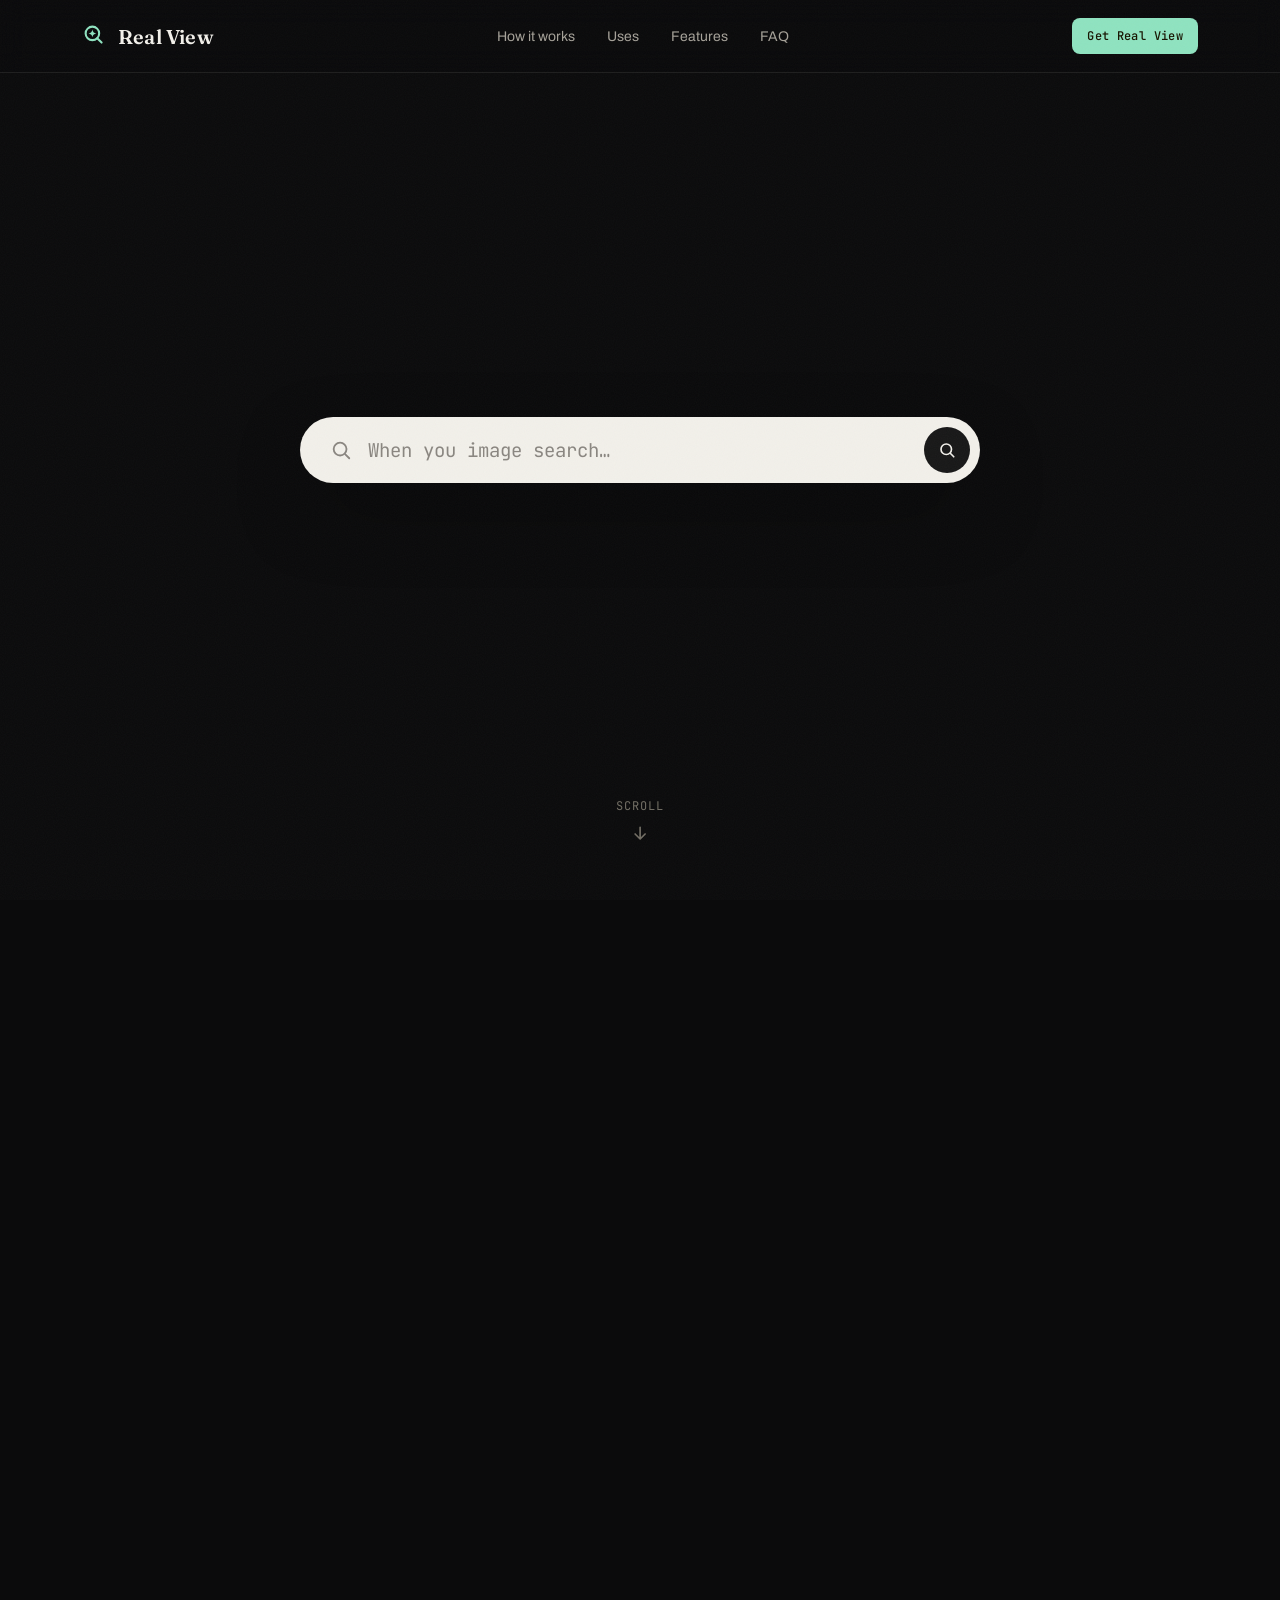
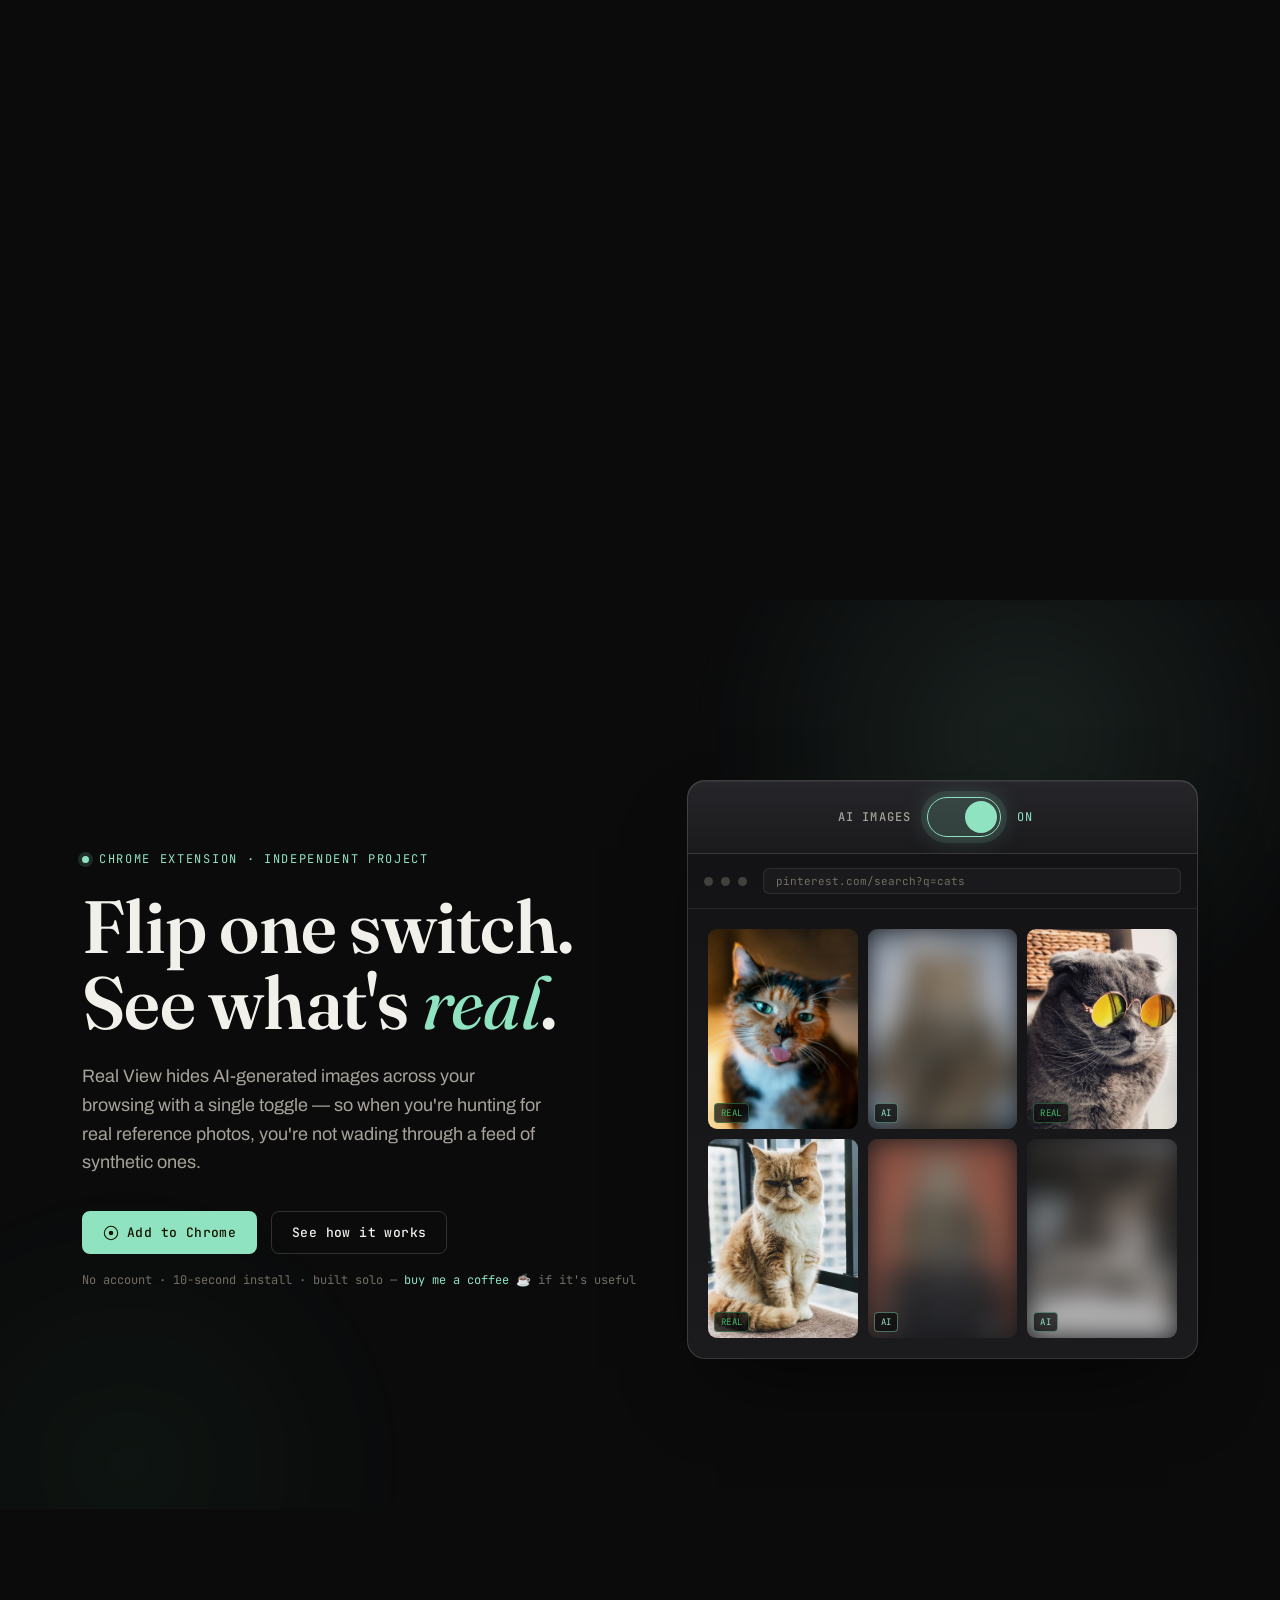
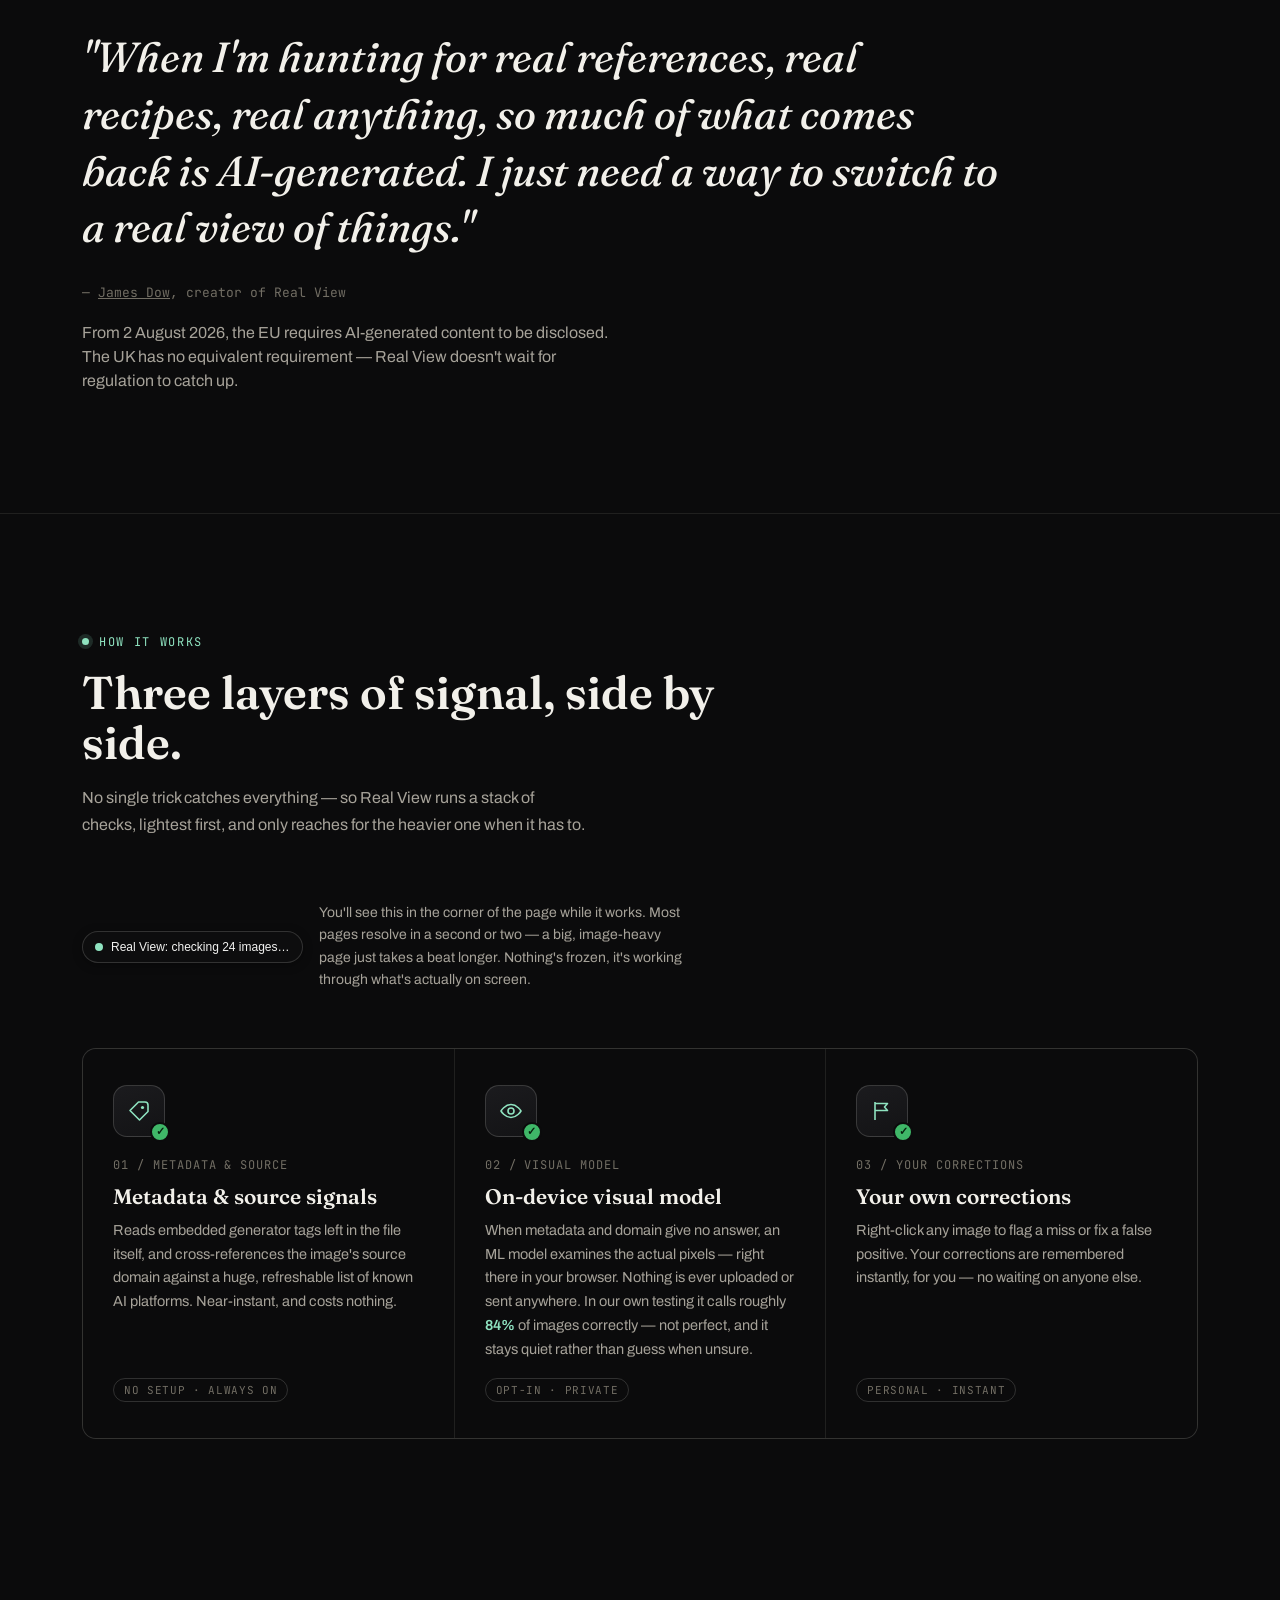
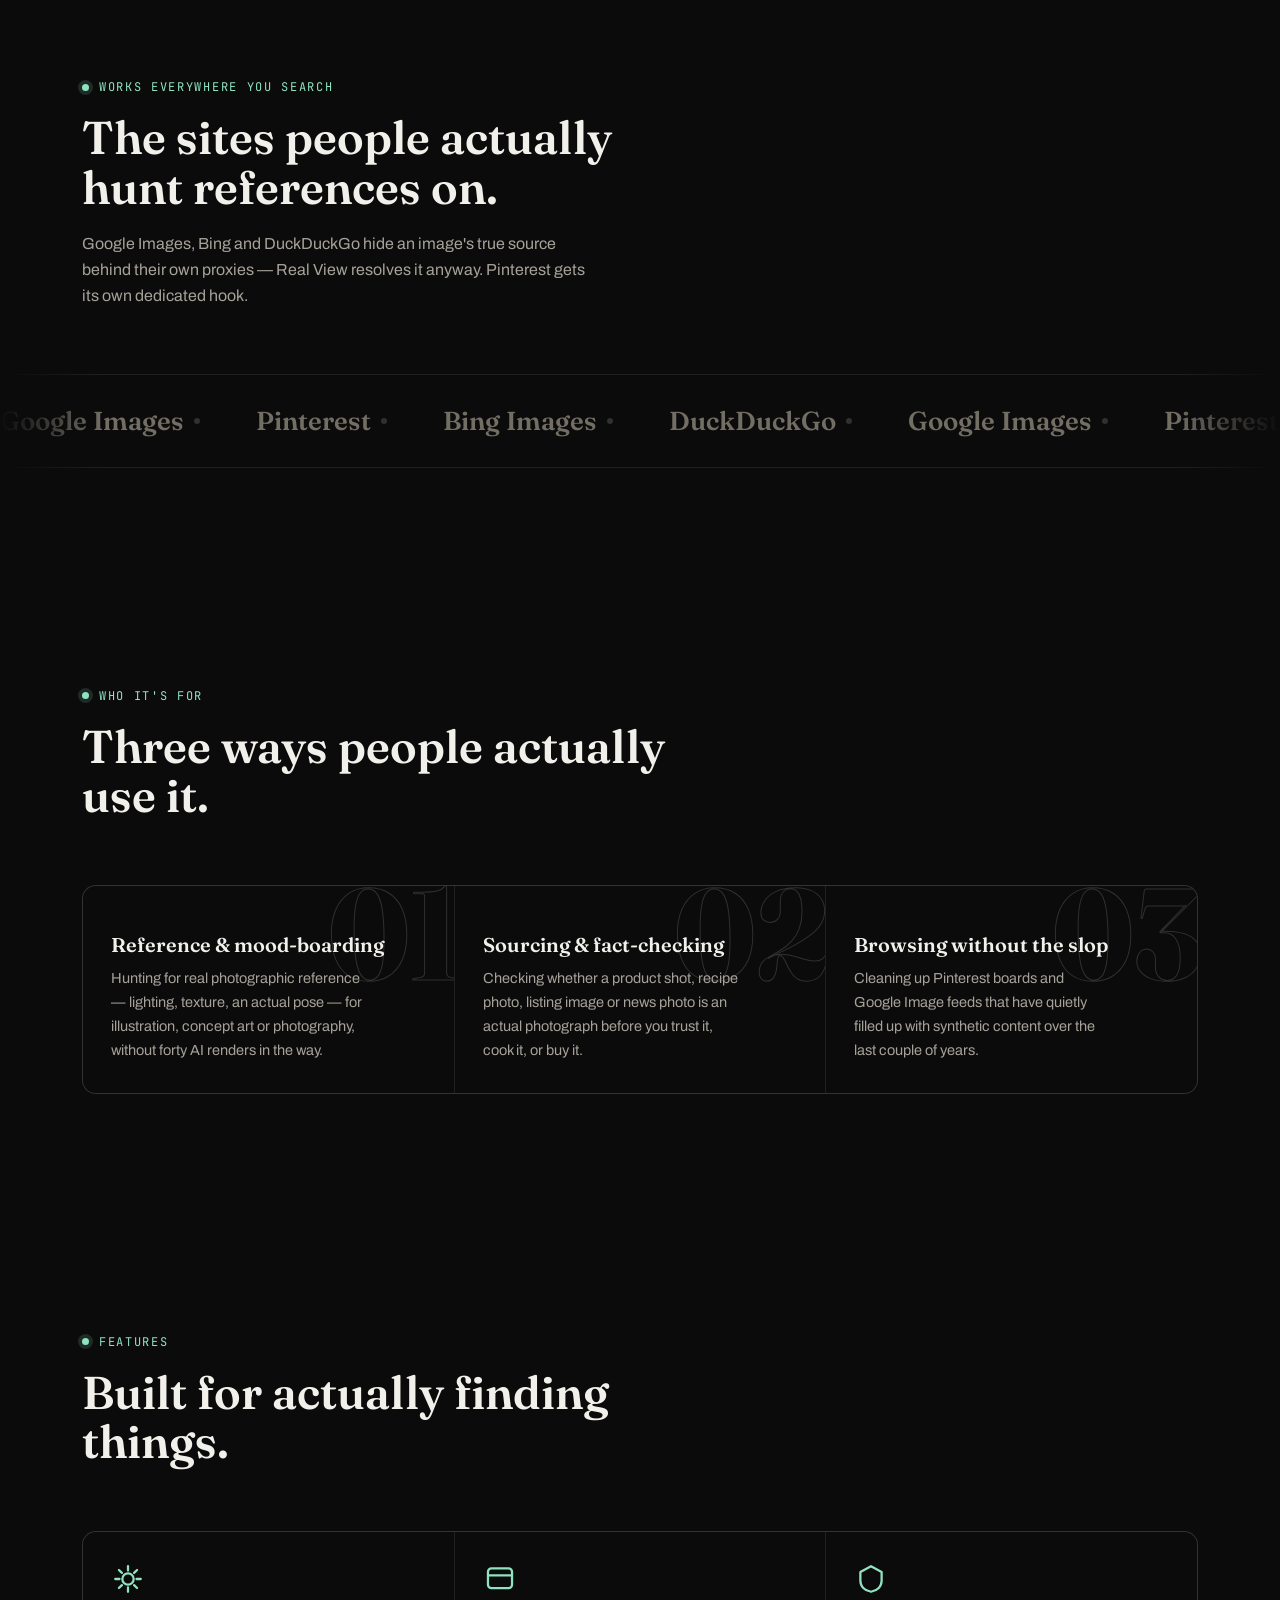
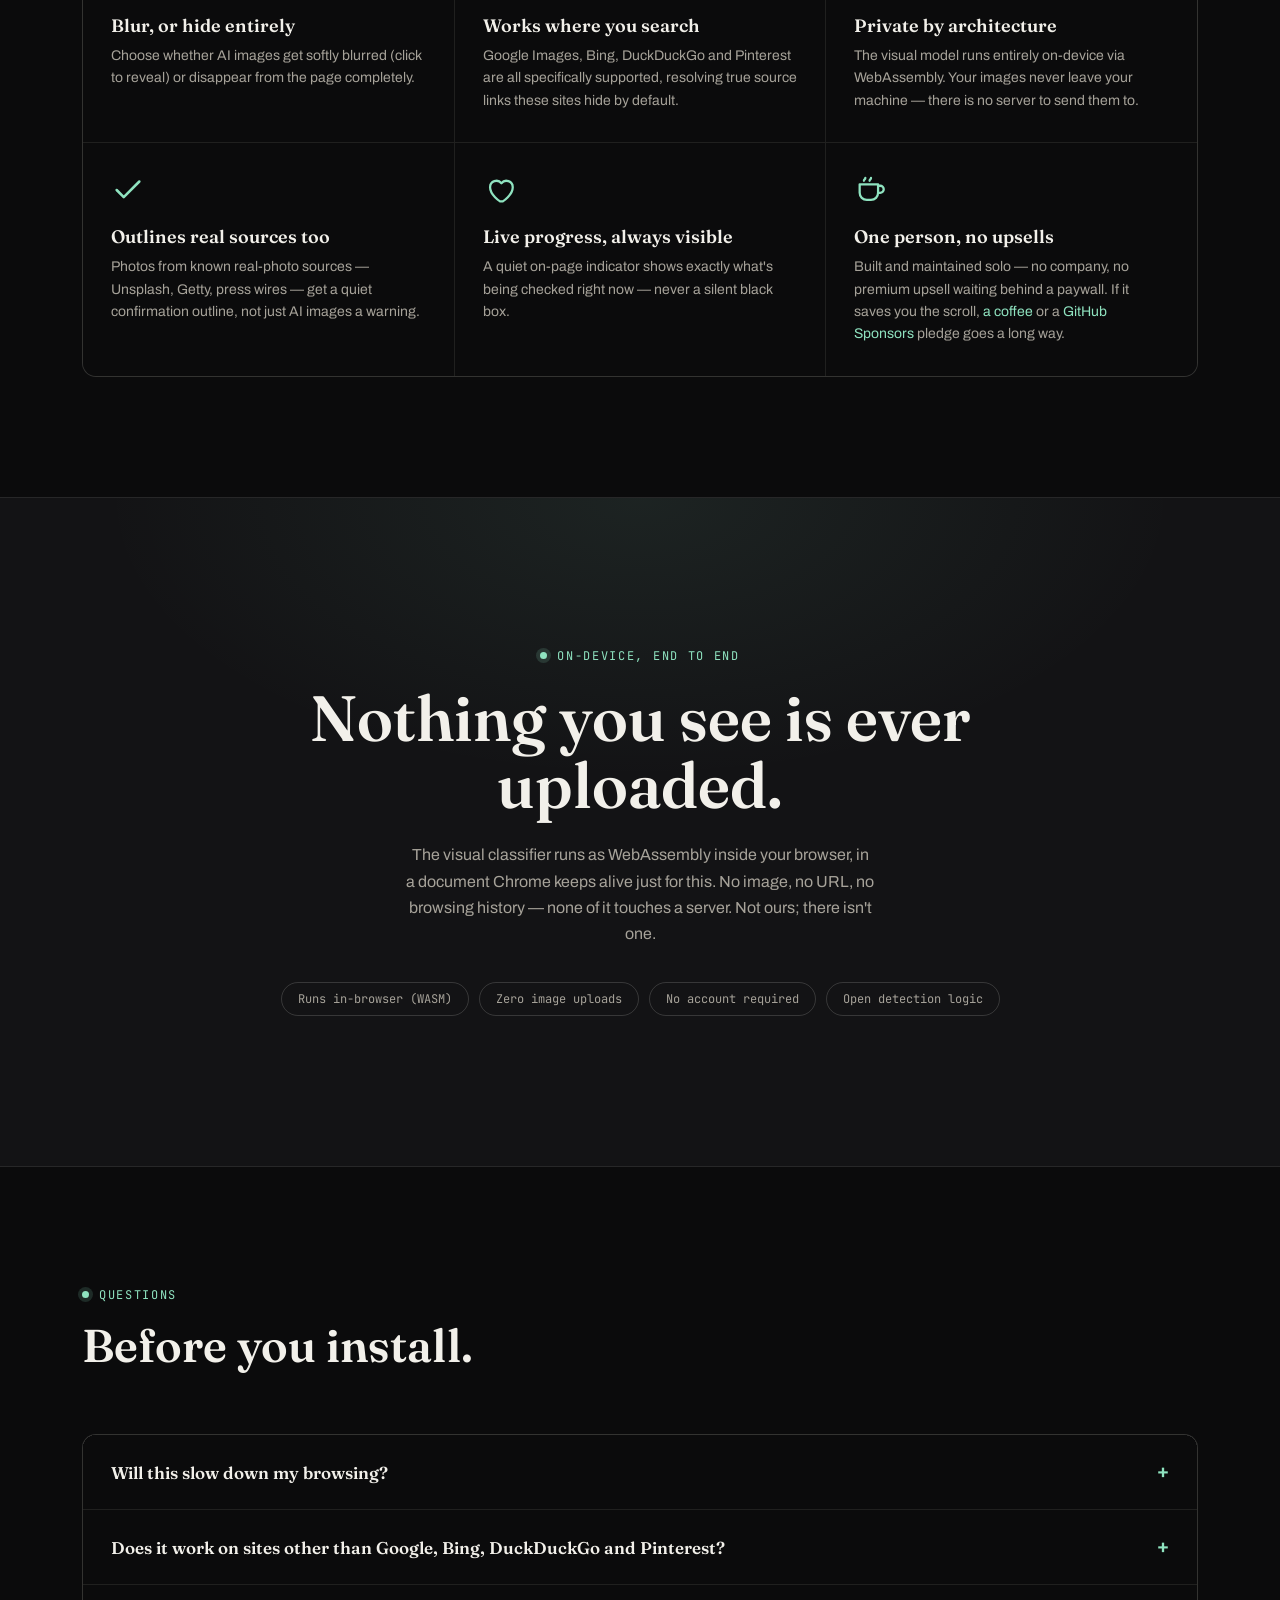
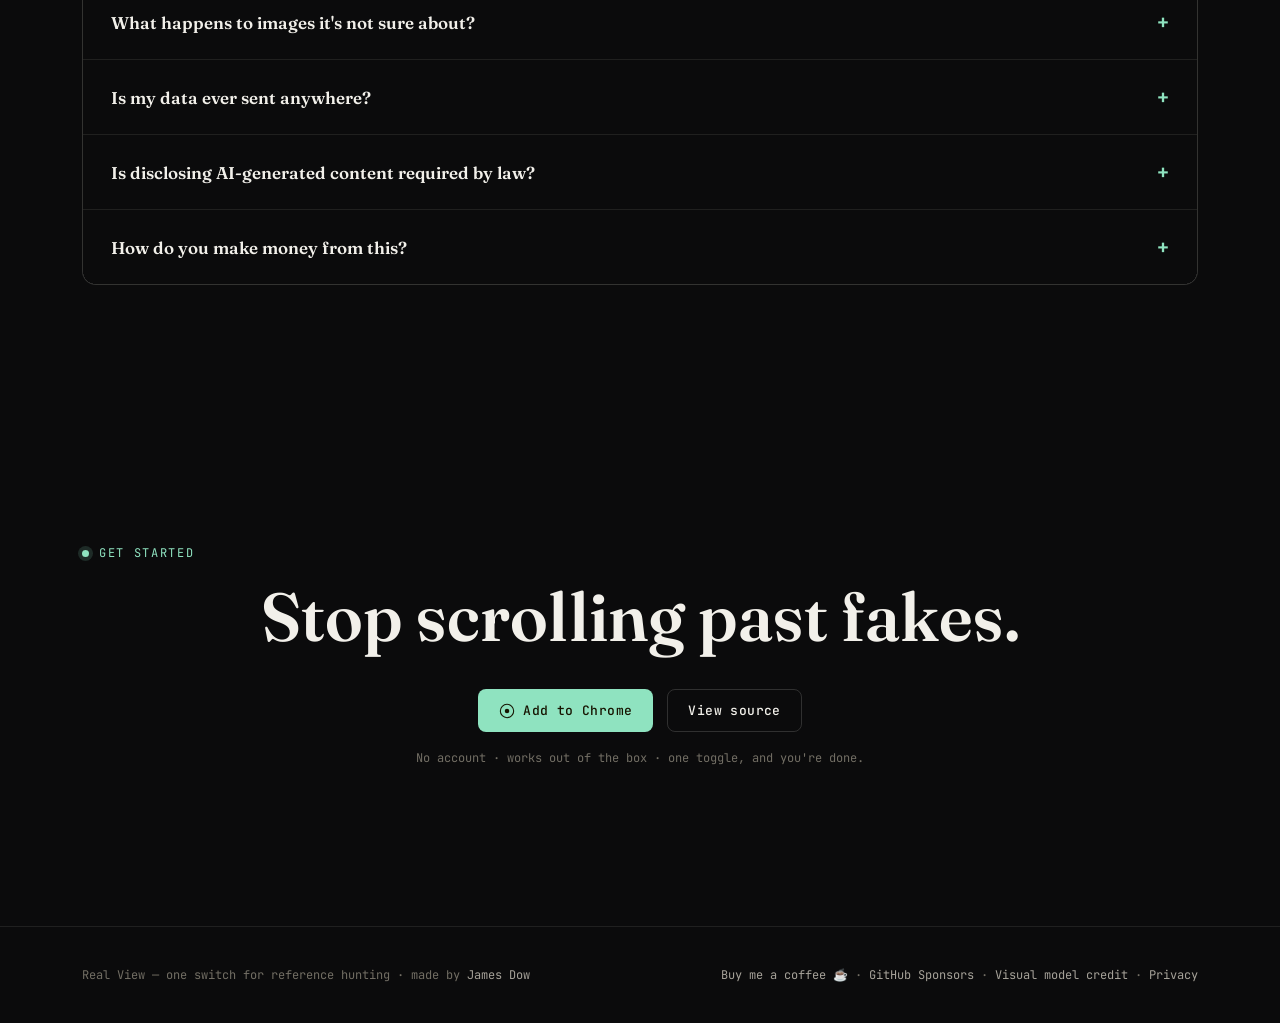
<file: docs/index.html>
<!doctype html>
<html lang="en">
<head>
<meta charset="utf-8" />
<meta name="viewport" content="width=device-width, initial-scale=1" />
<title>Real View — hide AI-generated images, see what's real</title>
<meta name="description" content="Real View is a Chrome extension that hides AI-generated images across Google, Bing, DuckDuckGo and Pinterest with a single toggle. Block AI art, filter AI photos, find real reference images — private by design, nothing you see is ever uploaded." />
<link rel="icon" href="favicon.svg" type="image/svg+xml" />
<link rel="canonical" href="https://userealview.com/" />

<meta property="og:type" content="website" />
<meta property="og:url" content="https://userealview.com/" />
<meta property="og:title" content="Real View — hide AI-generated images, see what's real" />
<meta property="og:description" content="A Chrome extension that hides AI-generated images across Google, Bing, DuckDuckGo and Pinterest with a single toggle. Private by design — nothing you see is ever uploaded." />
<meta property="og:image" content="https://userealview.com/og-image.png" />
<meta property="og:image:width" content="1200" />
<meta property="og:image:height" content="630" />
<meta name="twitter:card" content="summary_large_image" />
<meta name="twitter:title" content="Real View — hide AI-generated images, see what's real" />
<meta name="twitter:description" content="A Chrome extension that hides AI-generated images across Google, Bing, DuckDuckGo and Pinterest with a single toggle. Private by design — nothing you see is ever uploaded." />
<meta name="twitter:image" content="https://userealview.com/og-image.png" />

<link rel="preconnect" href="https://fonts.googleapis.com">
<link rel="preconnect" href="https://fonts.gstatic.com" crossorigin>
<link href="https://fonts.googleapis.com/css2?family=Fraunces:ital,opsz,wght@0,9..144,300;0,9..144,450;0,9..144,600;0,9..144,680;1,9..144,450&family=JetBrains+Mono:wght@400;500;600&family=Archivo:wght@400;500;600;700;800&display=swap" rel="stylesheet">
<style>
  :root{
    --bg:#0b0b0c;
    --bg-1:#131315;
    --bg-2:#1b1b1e;
    --line:rgba(242,240,234,0.09);
    --line-strong:rgba(242,240,234,0.16);
    --fg:#f2f0ea;
    --fg-dim:#a6a299;
    --fg-faint:#726e64;
    --gold:#8FE3C0;
    --gold-deep:#5FBE99;
    --green:#3fb768;
    --red:#ff6b6b;
    --ease-out:cubic-bezier(.16,1,.3,1);
    --serif:'Fraunces', ui-serif, Georgia, serif;
    --mono:'JetBrains Mono', ui-monospace, monospace;
    --sans:'Archivo', ui-sans-serif, sans-serif;
  }

  *{box-sizing:border-box;}
  html{scroll-behavior:smooth;}
  body{
    margin:0;
    background:var(--bg);
    color:var(--fg);
    font-family:var(--sans);
    -webkit-font-smoothing:antialiased;
    overflow-x:hidden;
  }

  /* film grain overlay — absolute (not fixed), no blend-mode: keeps compositing cheap
     and avoids a full-viewport fixed blend layer painting solid in some renderers. */
  body::before{
    content:"";
    position:absolute; top:0; left:0; right:0; height:100%;
    z-index:999;
    pointer-events:none;
    opacity:0.035;
    background-image:url("data:image/svg+xml,%3Csvg xmlns='http://www.w3.org/2000/svg' width='120' height='120'%3E%3Cfilter id='n'%3E%3CfeTurbulence type='fractalNoise' baseFrequency='0.9' numOctaves='2' stitchTiles='stitch'/%3E%3C/filter%3E%3Crect width='100%25' height='100%25' filter='url(%23n)'/%3E%3C/svg%3E");
  }

  a{color:inherit;}
  .wrap{max-width:1180px; margin:0 auto; padding:0 32px;}
  .eyebrow{
    font-family:var(--mono);
    font-size:12px;
    letter-spacing:0.14em;
    text-transform:uppercase;
    color:var(--gold);
    display:flex; align-items:center; gap:10px;
  }
  .eyebrow::before{
    content:"";
    width:7px; height:7px; border-radius:50%;
    background:var(--gold);
    box-shadow:0 0 0 4px rgba(143,227,192,0.15);
    animation:dot-pulse 2.2s ease-in-out infinite;
  }
  @keyframes dot-pulse{
    0%,100%{ box-shadow:0 0 0 4px rgba(143,227,192,0.15); }
    50%{ box-shadow:0 0 0 7px rgba(143,227,192,0.05); }
  }

  /* reveal-on-scroll, staggered via --d set per-child in JS */
  .reveal{
    opacity:0; transform:translateY(24px);
    transition:opacity 0.7s cubic-bezier(.16,.8,.24,1), transform 0.7s cubic-bezier(.16,.8,.24,1);
    transition-delay:calc(var(--d, 0) * 80ms);
  }
  .reveal.in{opacity:1; transform:translateY(0);}

  /* ---------- header ---------- */
  header{
    position:fixed; top:0; left:0; right:0; z-index:200;
    background:rgba(11,11,12,0.72);
    backdrop-filter:blur(14px) saturate(1.1);
    border-bottom:1px solid var(--line);
  }
  .nav{display:flex; align-items:center; justify-content:space-between; height:72px;}
  .brand{display:flex; align-items:center; gap:10px; font-family:var(--serif); font-weight:600; font-size:20px; letter-spacing:0.01em;}
  .brand .mark{width:26px; height:26px; display:block;}
  .navlinks{display:flex; align-items:center; gap:32px; font-size:14px; color:var(--fg-dim);}
  .navlinks a{text-decoration:none; transition:color 0.15s; position:relative;}
  .navlinks a::after{
    content:""; position:absolute; left:0; right:100%; bottom:-4px; height:1px; background:var(--gold);
    transition:right 0.2s ease;
  }
  .navlinks a:hover{color:var(--fg);}
  .navlinks a:hover::after{right:0;}
  .navlinks{display:none;}
  @media(min-width:900px){ .navlinks{display:flex;} }

  .btn{
    font-family:var(--mono);
    font-size:13px;
    letter-spacing:0.03em;
    font-weight:500;
    display:inline-flex; align-items:center; gap:8px;
    padding:12px 20px;
    border-radius:8px;
    text-decoration:none;
    cursor:pointer;
    border:1px solid transparent;
    transition:transform 0.15s ease, box-shadow 0.15s ease, background 0.15s ease;
  }
  .btn:active{transform:translateY(1px);}
  .btn-gold{ background:var(--gold); color:#171400; }
  .btn-gold:hover{ box-shadow:0 0 0 3px rgba(143,227,192,0.22); transform:translateY(-1px); }
  .btn-ghost{ border-color:var(--line-strong); color:var(--fg); }
  .btn-ghost:hover{ border-color:var(--gold); color:var(--gold); }
  .btn-sm{padding:9px 14px; font-size:12px;}

  /* ---------- hero ---------- */
  .hero{
    padding:180px 0 150px;
    position:relative;
    overflow:hidden;
  }
  .hero::before{
    content:"";
    position:absolute; top:-20%; right:-10%; width:60%; height:70%;
    background:radial-gradient(circle, rgba(143,227,192,0.10), transparent 65%);
    filter:blur(20px);
    animation:drift 16s ease-in-out infinite;
    pointer-events:none;
  }
  .hero::after{
    content:"";
    position:absolute; bottom:-25%; left:-15%; width:50%; height:60%;
    background:radial-gradient(circle, rgba(63,183,104,0.06), transparent 65%);
    filter:blur(20px);
    animation:drift 20s ease-in-out infinite reverse;
    pointer-events:none;
  }
  @keyframes drift{
    0%,100%{ transform:translate(0,0) scale(1); }
    50%{ transform:translate(-4%,3%) scale(1.08); }
  }
  .hero-grid{
    display:grid; grid-template-columns:1fr; gap:56px; align-items:start;
    position:relative; z-index:1;
  }
  @media(min-width:980px){ .hero-grid{grid-template-columns:1.05fr 0.95fr; gap:40px; align-items:center;} }

  h1.headline{
    font-family:var(--serif);
    font-weight:600;
    font-size:clamp(40px, 6vw, 74px);
    line-height:1.02;
    letter-spacing:-0.01em;
    margin:22px 0 22px;
  }
  h1.headline em{
    font-style:italic;
    font-weight:450;
    color:var(--gold);
    position:relative;
  }
  .lede{
    font-size:18px;
    line-height:1.6;
    color:var(--fg-dim);
    max-width:46ch;
    margin:0 0 34px;
  }
  .hero-ctas{display:flex; flex-wrap:wrap; gap:14px; align-items:center;}
  .hero-note{
    margin-top:18px;
    font-family:var(--mono);
    font-size:12px;
    color:var(--fg-faint);
  }
  .hero-note a{ color:var(--gold); text-decoration:none; }
  .hero-note a:hover{ text-decoration:underline; }

  /* ---------- interactive demo + master switch ---------- */
  /* One continuous physical object — switch console fused to the browser window below it,
     not a separate floating pill overlapping it. Same rounded-rect language, no seam. */
  .demo-stage{
    position:relative;
    border-radius:18px;
    box-shadow:0 40px 80px -30px rgba(0,0,0,0.6);
  }
  .switch-console{
    display:flex; align-items:center; justify-content:center; gap:16px;
    background:linear-gradient(180deg, #26262a, #1a1a1d);
    border:1px solid var(--line-strong);
    border-bottom:1px solid var(--line);
    border-radius:18px 18px 0 0;
    padding:16px 22px;
    box-shadow:inset 0 1px 0 rgba(255,255,255,0.07);
  }
  .switch-console-label{
    font-family:var(--mono); font-size:12px; letter-spacing:0.1em; color:var(--fg-dim); font-weight:500;
  }
  .switch-console-state{
    font-family:var(--mono); font-size:12px; letter-spacing:0.06em; color:var(--fg-faint); min-width:30px;
  }
  .switch-console.on .switch-console-state{ color:var(--gold); }

  .toggle-lg{
    --w:74px; --h:40px;
    width:var(--w); height:var(--h);
    border-radius:999px;
    background:var(--bg);
    border:1px solid var(--line-strong);
    position:relative;
    cursor:pointer;
    flex-shrink:0;
    transition:background 0.25s ease, border-color 0.25s ease, box-shadow 0.25s ease;
  }
  .toggle-lg::after{
    content:"";
    position:absolute; top:3px; left:3px;
    width:32px; height:32px; border-radius:50%;
    background:var(--fg-dim);
    transition:transform 0.32s cubic-bezier(.2,.8,.3,1.2), background 0.25s ease;
  }
  .toggle-lg.on{ background:rgba(143,227,192,0.18); border-color:var(--gold); box-shadow:0 0 0 6px rgba(143,227,192,0.1), 0 0 24px rgba(143,227,192,0.25); animation:switch-glow 2.4s ease-in-out infinite; }
  .toggle-lg.on::after{ transform:translateX(34px); background:var(--gold); }
  @keyframes switch-glow{
    0%,100%{ box-shadow:0 0 0 6px rgba(143,227,192,0.1), 0 0 24px rgba(143,227,192,0.25); }
    50%{ box-shadow:0 0 0 9px rgba(143,227,192,0.06), 0 0 34px rgba(143,227,192,0.4); }
  }

  .demo{
    position:relative;
    border-radius:0 0 18px 18px;
    background:linear-gradient(180deg, var(--bg-1), var(--bg-2));
    border:1px solid var(--line-strong);
    border-top:none;
    overflow:hidden;
  }
  .demo-chrome{
    display:flex; align-items:center; gap:8px;
    padding:14px 16px;
    border-bottom:1px solid var(--line);
  }
  .demo-dot{width:9px; height:9px; border-radius:50%; background:var(--fg-faint); opacity:0.5;}
  .demo-url{
    margin-left:8px;
    font-family:var(--mono);
    font-size:11px;
    color:var(--fg-faint);
    background:rgba(255,255,255,0.03);
    border:1px solid var(--line);
    padding:5px 12px;
    border-radius:6px;
    flex:1;
  }
  .demo-body{padding:20px; position:relative; overflow:hidden;}
  .scan-line{
    position:absolute; left:0; right:0; top:0; height:2px;
    background:linear-gradient(90deg, transparent, var(--gold) 15%, var(--gold) 85%, transparent);
    box-shadow:0 0 14px 2px rgba(143,227,192,0.65), 0 0 46px 10px rgba(143,227,192,0.25);
    opacity:0; pointer-events:none; z-index:5;
  }
  .scan-line.sweep{ animation:scan-sweep 1s cubic-bezier(.45,0,.2,1); }
  @keyframes scan-sweep{
    0%{ opacity:0; top:0; }
    6%{ opacity:1; }
    94%{ opacity:1; }
    100%{ opacity:0; top:100%; }
  }
  /* staggered per-row delay so tiles resolve as the scan line passes over them,
     rather than every tile blurring/revealing in lockstep */
  .tile:nth-child(-n+3) .art{ transition-delay:0.12s; }
  .tile:nth-child(-n+3) .badge{ transition-delay:0.12s; }
  .tile:nth-child(n+4) .art{ transition-delay:0.5s; }
  .tile:nth-child(n+4) .badge{ transition-delay:0.5s; }
  .tile-grid{
    display:grid;
    grid-template-columns:repeat(3, 1fr);
    gap:10px;
  }
  .tile{
    position:relative;
    aspect-ratio:3/4;
    border-radius:9px;
    overflow:hidden;
  }
  .tile img, .tile .art{width:100%; height:100%; object-fit:cover; display:block; transition:filter 0.5s cubic-bezier(.2,.7,.3,1), saturate 0.5s;}
  .tile .badge{
    position:absolute; left:6px; bottom:6px;
    font-family:var(--mono); font-size:9px; letter-spacing:0.04em;
    padding:3px 6px; border-radius:4px;
    background:rgba(11,11,12,0.72);
    color:var(--green);
    border:1px solid rgba(63,183,104,0.4);
    opacity:0; transition:opacity 0.3s;
  }
  .tile[data-kind="ai"] .badge{
    color:var(--gold); border-color:rgba(143,227,192,0.45);
  }

  .demo.hide-on .tile[data-kind="ai"] .art{ filter:blur(14px) saturate(0.5); }
  .demo.hide-on .tile .badge{ opacity:1; }

  /* faux photo/art gradients — no external images needed */
  .art-real-1{background:radial-gradient(120% 140% at 20% 15%, #6b6154, #2a2620 60%, #17150f); }
  .art-real-2{background:radial-gradient(120% 140% at 80% 20%, #71685c, #322c22 55%, #18150f);}
  .art-real-3{background:radial-gradient(130% 140% at 30% 80%, #5c655f, #26302a 55%, #12160f);}
  .art-ai-1{background:conic-gradient(from 200deg at 40% 40%, #ff7dd8, #7b6bff, #57e0ff, #ff7dd8);}
  .art-ai-2{background:conic-gradient(from 60deg at 60% 30%, #ffd36b, #ff6b9e, #8a5bff, #ffd36b);}
  .art-ai-3{background:conic-gradient(from 320deg at 50% 60%, #63f2c9, #5b8dff, #d16bff, #63f2c9);}

  /* ---------- section shell ---------- */
  section{position:relative; padding:120px 0;}
  .section-head{max-width:640px; margin-bottom:64px;}
  .section-head h2{
    font-family:var(--serif);
    font-weight:600;
    font-size:clamp(30px, 4vw, 46px);
    line-height:1.08;
    margin:18px 0 0;
  }
  .section-head p{color:var(--fg-dim); font-size:16px; line-height:1.65; margin:18px 0 0; max-width:56ch;}

  /* ---------- HUD demo ---------- */
  .hud-demo{display:flex; align-items:center; gap:16px; flex-wrap:wrap; margin:0 0 56px;}
  .hud-chip{
    display:inline-flex; align-items:center; gap:8px;
    background:rgba(15,15,16,0.92); color:#f2f2f0;
    font:12px -apple-system, BlinkMacSystemFont, "Segoe UI", sans-serif;
    padding:8px 12px; border-radius:999px;
    box-shadow:0 2px 10px rgba(0,0,0,0.35);
    border:1px solid var(--line-strong);
    flex-shrink:0;
  }
  .hud-dot{
    width:8px; height:8px; border-radius:50%; background:var(--gold);
    animation:hud-dot-pulse 1s ease-in-out infinite;
  }
  @keyframes hud-dot-pulse{
    0%,100%{opacity:0.35; transform:scale(0.85);}
    50%{opacity:1; transform:scale(1.1);}
  }
  .hud-caption{color:var(--fg-dim); font-size:14px; line-height:1.6; max-width:46ch; margin:0;}

  /* ---------- problem statement ---------- */
  .statement{
    border-bottom:1px solid var(--line);
  }
  .statement blockquote{
    font-family:var(--serif);
    font-style:italic;
    font-weight:450;
    font-size:clamp(26px, 3.4vw, 42px);
    line-height:1.35;
    max-width:920px;
    margin:0;
  }
  .statement .attribution{
    margin-top:28px;
    font-family:var(--mono);
    font-size:13px;
    color:var(--fg-faint);
  }
  .statement .context{
    margin-top:20px;
    font-size:16px;
    line-height:1.5;
    color:var(--fg-dim);
    max-width:60ch;
  }

  /* ---------- signal stack (horizontal) ---------- */
  .stack{
    display:grid; grid-template-columns:1fr; gap:1px;
    background:var(--line); border:1px solid var(--line); border-radius:14px; overflow:hidden;
  }
  @media(min-width:900px){ .stack{grid-template-columns:repeat(3,1fr);} }
  .stack-item{
    background:var(--bg);
    padding:36px 30px;
    display:flex; flex-direction:column; align-items:flex-start;
    transition:background 0.2s;
  }
  .stack-item:hover{ background:var(--bg-1); }
  .stack-icon{
    position:relative;
    width:52px; height:52px; border-radius:14px;
    background:linear-gradient(160deg, var(--bg-2), var(--bg-1));
    border:1px solid var(--line-strong);
    display:flex; align-items:center; justify-content:center;
    color:var(--gold);
    margin-bottom:20px;
  }
  .stack-check{
    position:absolute; bottom:-6px; right:-6px;
    width:20px; height:20px; border-radius:50%;
    background:var(--green); color:#06210f;
    display:flex; align-items:center; justify-content:center;
    border:2px solid var(--bg);
    font-size:11px; font-weight:700;
  }
  .stack-num{
    font-family:var(--mono);
    font-size:12px;
    color:var(--fg-faint);
    margin-bottom:10px;
    letter-spacing:0.08em;
  }
  .stack-item h3{
    font-family:var(--serif); font-weight:600; font-size:21px; margin:0 0 10px;
  }
  .stack-item p{color:var(--fg-dim); font-size:14.5px; line-height:1.65; margin:0; flex:1;}
  .stack-item p strong{color:var(--gold); font-weight:600;}
  .stack-tag{
    display:inline-block; margin-top:16px;
    font-family:var(--mono); font-size:11px; letter-spacing:0.06em; text-transform:uppercase;
    color:var(--fg-faint); border:1px solid var(--line-strong); border-radius:999px; padding:4px 10px;
  }

  /* ---------- works-on marquee ---------- */
  .works-on{ padding-bottom:100px; }
  .marquee{
    overflow:hidden;
    -webkit-mask-image:linear-gradient(90deg, transparent, #000 8%, #000 92%, transparent);
    mask-image:linear-gradient(90deg, transparent, #000 8%, #000 92%, transparent);
    border-top:1px solid var(--line); border-bottom:1px solid var(--line);
    padding:30px 0;
  }
  .marquee-track{
    display:flex; align-items:center; gap:56px;
    width:max-content;
    animation:marquee 22s linear infinite;
  }
  .marquee:hover .marquee-track{ animation-play-state:paused; }
  @keyframes marquee{
    from{ transform:translateX(0); }
    to{ transform:translateX(-50%); }
  }
  .logo-chip{
    font-family:var(--serif); font-weight:600; font-size:26px; color:var(--fg-faint);
    display:flex; align-items:center; gap:10px; white-space:nowrap;
    transition:color 0.2s;
  }
  .logo-chip:hover{ color:var(--gold); }
  .logo-chip .dot{width:6px; height:6px; border-radius:50%; background:var(--line-strong);}

  /* ---------- use cases ---------- */
  .usecase-grid{
    display:grid; grid-template-columns:1fr; gap:1px;
    background:var(--line); border:1px solid var(--line); border-radius:14px; overflow:hidden;
  }
  @media(min-width:860px){ .usecase-grid{grid-template-columns:repeat(3,1fr);} }
  .usecase{
    position:relative;
    background:var(--bg);
    padding:38px 28px 30px;
    overflow:hidden;
    transition:background 0.2s;
  }
  .usecase:hover{ background:var(--bg-1); }
  .usecase-num{
    position:absolute; top:-18px; right:-6px;
    font-family:var(--serif); font-weight:680; font-size:130px; line-height:1;
    color:transparent;
    -webkit-text-stroke:1px var(--line-strong);
    pointer-events:none;
    user-select:none;
  }
  .usecase h3{
    font-family:var(--serif); font-weight:600; font-size:20px; margin:8px 0 10px; position:relative;
  }
  .usecase p{ color:var(--fg-dim); font-size:14.5px; line-height:1.65; margin:0; position:relative; max-width:32ch;}

  /* ---------- features ---------- */
  .feature-grid{
    display:grid; grid-template-columns:repeat(1, 1fr); gap:1px;
    background:var(--line); border:1px solid var(--line); border-radius:14px; overflow:hidden;
  }
  @media(min-width:720px){ .feature-grid{grid-template-columns:repeat(2, 1fr);} }
  @media(min-width:1080px){ .feature-grid{grid-template-columns:repeat(3, 1fr);} }
  .feature{
    background:var(--bg); padding:30px 28px; min-height:190px;
    display:flex; flex-direction:column; justify-content:flex-start;
    transition:background 0.2s, transform 0.2s;
  }
  .feature:hover{background:var(--bg-1); transform:translateY(-2px);}
  .feature .ficon{
    width:34px; height:34px; margin-bottom:18px;
    color:var(--gold);
  }
  .feature h4{font-family:var(--serif); font-size:18px; font-weight:600; margin:0 0 8px;}
  .feature p{color:var(--fg-dim); font-size:14px; line-height:1.6; margin:0;}
  .feature p a{color:var(--gold); text-decoration:none;}
  .feature p a:hover{text-decoration:underline;}

  /* ---------- privacy statement ---------- */
  .privacy{
    text-align:center;
    padding:150px 0;
    position:relative;
    overflow:hidden;
    background:var(--bg-1);
    border-top:1px solid var(--line); border-bottom:1px solid var(--line);
  }
  .privacy::before{
    content:"";
    position:absolute; inset:0;
    background:radial-gradient(60% 60% at 50% 0%, rgba(143,227,192,0.08), transparent 70%);
    animation:pulse-bg 6s ease-in-out infinite;
  }
  @keyframes pulse-bg{
    0%,100%{ opacity:1; } 50%{ opacity:0.55; }
  }
  .privacy .wrap{ position:relative; z-index:1; }
  .privacy h2{
    font-family:var(--serif); font-weight:600;
    font-size:clamp(32px, 5.5vw, 64px);
    line-height:1.05; margin:20px auto 0; max-width:16ch;
  }
  .privacy p{color:var(--fg-dim); font-size:16px; max-width:52ch; margin:24px auto 0; line-height:1.65;}
  .privacy .eyebrow{justify-content:center;}

  /* ---------- pills row ---------- */
  .pillrow{display:flex; flex-wrap:wrap; gap:10px; justify-content:center; margin-top:34px;}
  .pill{
    font-family:var(--mono); font-size:12px; color:var(--fg-dim);
    border:1px solid var(--line-strong); border-radius:999px; padding:8px 16px;
    transition:border-color 0.2s, color 0.2s;
  }
  .pill:hover{ border-color:var(--gold); color:var(--gold); }

  /* ---------- FAQ ---------- */
  .faq-list{ display:flex; flex-direction:column; gap:1px; background:var(--line); border:1px solid var(--line); border-radius:14px; overflow:hidden; }
  .faq-item{ background:var(--bg); }
  .faq-item summary{
    padding:24px 28px;
    font-family:var(--serif); font-weight:600; font-size:17px;
    cursor:pointer;
    display:flex; align-items:center; justify-content:space-between; gap:20px;
    list-style:none;
  }
  .faq-item summary::-webkit-details-marker{ display:none; }
  .faq-item summary::after{
    content:"+";
    font-family:var(--mono); font-size:20px; color:var(--gold); flex-shrink:0;
    transition:transform 0.25s ease;
  }
  .faq-item[open] summary::after{ transform:rotate(45deg); }
  .faq-item summary:hover{ color:var(--gold); }
  .faq-item .faq-body{ padding:0 28px 26px; color:var(--fg-dim); font-size:14.5px; line-height:1.7; max-width:64ch; }
  .faq-item .faq-body a{ color:var(--gold); text-decoration:none; }
  .faq-item .faq-body a:hover{ text-decoration:underline; }

  /* ---------- final cta ---------- */
  .final{
    text-align:center;
    padding:140px 0 160px;
    position:relative;
  }
  .final h2{
    font-family:var(--serif); font-weight:600;
    font-size:clamp(34px, 6vw, 68px); line-height:1.03; margin:20px auto 0; max-width:18ch;
  }
  .final .hero-ctas{justify-content:center; margin-top:38px;}
  .final .hero-note{text-align:center;}

  footer{
    border-top:1px solid var(--line);
    padding:40px 0;
  }
  .foot-row{
    display:flex; flex-wrap:wrap; gap:16px; align-items:center; justify-content:space-between;
    font-family:var(--mono); font-size:12px; color:var(--fg-faint);
  }
  .foot-row a{color:var(--fg-dim); text-decoration:none;}
  .foot-row a:hover{color:var(--gold);}

  ::selection{background:var(--gold); color:#171400;}

  /* ---------- intro scroll story: search → flood → problem → switch → reveal ---------- */
  @keyframes bob{ 0%,100%{transform:translateY(0);} 50%{transform:translateY(8px);} }
  .scroll-hint{
    position:absolute; left:50%; bottom:56px; transform:translateX(-50%); z-index:20;
    display:flex; flex-direction:column; align-items:center; gap:10px;
    font-family:var(--mono); font-size:12px; letter-spacing:0.08em; text-transform:uppercase; color:var(--fg-faint);
    opacity:1; transition:opacity 0.5s var(--ease-out); pointer-events:none;
  }
  .scroll-hint.hidden{ opacity:0; }
  .scroll-hint svg{ animation:bob 1.8s ease-in-out infinite; }

  .story{ position:relative; height:600vh; }
  .stage{ position:sticky; top:0; height:100vh; overflow:hidden; }
  .scene{
    position:absolute; inset:0;
    display:flex; flex-direction:column; align-items:center; justify-content:center;
    opacity:0; transform:scale(0.985);
    transition:opacity 0.6s var(--ease-out), transform 0.6s var(--ease-out);
    pointer-events:none;
  }
  .scene.visible{ opacity:1; transform:scale(1); }

  .search-bar{
    width:min(680px, 82vw); background:#f2f0ea; border-radius:999px;
    padding:10px 10px 10px 30px; display:flex; align-items:center; gap:16px;
    box-shadow:0 30px 80px -20px rgba(0,0,0,0.6);
    transition:transform 0.2s var(--ease-out);
  }
  .search-bar.press{ animation:barPress 0.22s ease; }
  @keyframes barPress{ 0%{transform:scale(1);} 45%{transform:scale(0.99);} 100%{transform:scale(1);} }
  .search-bar svg.search-icon{ flex-shrink:0; color:#8a8680; }
  .search-bar .q{ font-family:var(--mono); font-size:19px; color:#1a1a1a; flex:1; }
  .search-bar .q.placeholder{ color:#8a8680; }
  .search-bar .q .caret{ display:inline-block; width:2px; height:1em; background:#1a1a1a; margin-left:2px; vertical-align:-2px; animation:caretBlink 1s step-end infinite; }
  @keyframes caretBlink{ 0%,100%{opacity:1;} 50%{opacity:0;} }

  .search-btn{
    margin-left:auto; flex-shrink:0; width:46px; height:46px; border-radius:50%;
    background:#181818; border:none; display:flex; align-items:center; justify-content:center;
    color:#f2f0ea; cursor:pointer;
  }
  .search-btn.press{ animation:btnPress 0.32s var(--ease-out); }
  @keyframes btnPress{
    0%{ transform:scale(1); box-shadow:0 0 0 0 rgba(143,227,192,0.45); }
    40%{ transform:scale(0.8); box-shadow:0 0 0 12px rgba(143,227,192,0.25); }
    100%{ transform:scale(1); box-shadow:0 0 0 0 rgba(143,227,192,0); }
  }

  .fake-cursor{
    position:fixed; top:0; left:0; width:28px; height:28px; pointer-events:none; z-index:50;
    opacity:0; filter:drop-shadow(0 3px 6px rgba(0,0,0,0.5));
  }
  .click-ripple{
    position:fixed; top:0; left:0; width:16px; height:16px; margin:-8px 0 0 -8px;
    border-radius:50%; border:2px solid var(--gold); opacity:0; pointer-events:none; z-index:49;
  }
  .click-ripple.anim{ animation:rippleOut 0.5s var(--ease-out); }
  @keyframes rippleOut{
    0%{ opacity:0.7; transform:translate(var(--rx,0px),var(--ry,0px)) scale(0.3); }
    100%{ opacity:0; transform:translate(var(--rx,0px),var(--ry,0px)) scale(2.4); }
  }

  .grid-full{ position:absolute; inset:0; display:grid; grid-template-columns:repeat(5,1fr); gap:6px; }
  .rv-tile{
    position:relative; overflow:hidden;
    opacity:0; transform:translateY(16px) scale(0.96);
    transition:opacity 0.35s var(--ease-out), transform 0.35s var(--ease-out);
    transition-delay:var(--d,0s);
  }
  .grid-full.revealed .rv-tile{ opacity:1; transform:translateY(0) scale(1); }
  .rv-tile img{ width:100%; height:100%; object-fit:cover; display:block; filter:saturate(0.85) brightness(0.75); transition:filter 0.7s cubic-bezier(.2,.7,.3,1); }
  .rv-tile.ai.blur img{ filter:blur(24px) saturate(0.4) brightness(0.5); }
  .rv-tile .rv-badge{
    position:absolute; left:10px; bottom:10px; font-family:var(--mono); font-size:10px;
    padding:4px 8px; border-radius:5px; background:rgba(11,11,12,0.75); opacity:0;
    transition:opacity 0.4s var(--ease-out); transition-delay:var(--d,0s);
  }
  .rv-tile.badge-on .rv-badge{ opacity:1; }
  .rv-tile.ai .rv-badge{ color:var(--red); border:1px solid rgba(255,107,107,0.5); }
  .rv-tile.real .rv-badge{ color:var(--green); border:1px solid rgba(63,183,104,0.45); }
  .grid-overlay{ position:absolute; inset:0; background:linear-gradient(180deg, rgba(11,11,12,0.65) 0%, rgba(11,11,12,0.15) 30%, rgba(11,11,12,0.15) 70%, rgba(11,11,12,0.75) 100%); }

  .story .headline{
    font-family:var(--serif); color:var(--fg);
    font-size:clamp(36px,6vw,72px); font-weight:600; line-height:1.1; text-align:center; max-width:1040px;
    text-shadow:0 6px 50px rgba(0,0,0,0.85); position:relative; z-index:2; padding:0 32px;
  }
  .story .headline .accent{ color:var(--gold); font-style:italic; font-weight:450; }

  .switch-line{ position:relative; z-index:2; text-align:center; padding:0 32px; }
  .switch-backdrop{
    position:absolute; inset:0; z-index:0;
    background:rgba(0,0,0,0.2);
    opacity:0; transition:opacity 0.7s var(--ease-out);
  }
  #scene4.visible .switch-backdrop{ opacity:1; }
  .switch-line .part{ font-family:var(--serif); color:var(--fg); font-size:clamp(36px,6vw,72px); font-weight:600; line-height:1.1; }
  .switch-line .part2{ display:block; margin-top:0.2em; color:var(--gold); font-style:italic; font-weight:450; opacity:0; transition:opacity 0.6s var(--ease-out); }
  .switch-line .part2.on{ opacity:1; }

  .switch-oversized{
    width:200px; height:104px; border-radius:999px; border:4px solid var(--fg-faint);
    background:rgba(11,11,12,0.88);
    position:relative; margin:0 auto 40px; transition:all 0.5s cubic-bezier(.4,0,.2,1);
  }
  .switch-oversized::after{
    content:""; position:absolute; top:8px; left:8px; width:78px; height:78px; border-radius:50%;
    background:var(--fg-dim); transition:all 0.5s cubic-bezier(.34,1.3,.64,1);
  }
  .switch-oversized.on{
    border-color:var(--gold); box-shadow:0 0 0 14px rgba(143,227,192,0.12), 0 0 60px rgba(143,227,192,0.4);
  }
  .switch-oversized.on::after{ transform:translateX(96px); background:var(--gold); }
</style>
</head>
<body>

<div class="story" id="story">
  <div class="stage">

    <div class="scroll-hint" id="scrollHint">
      <span>scroll</span>
      <svg width="20" height="20" viewBox="0 0 24 24" fill="none"><path d="M12 4v14m0 0l-6-6m6 6l6-6" stroke="currentColor" stroke-width="2" stroke-linecap="round" stroke-linejoin="round"/></svg>
    </div>

    <!-- Scene 1: search bar + button, fake cursor clicks through it -->
    <div class="scene" id="scene1">
      <div class="search-bar" id="searchBar">
        <svg class="search-icon" width="22" height="22" viewBox="0 0 24 24" fill="none"><circle cx="11" cy="11" r="7" stroke="currentColor" stroke-width="2"/><path d="M21 21l-4.3-4.3" stroke="currentColor" stroke-width="2" stroke-linecap="round"/></svg>
        <span class="q placeholder" id="searchText">When you image search…</span>
        <button class="search-btn" id="searchBtn" tabindex="-1">
          <svg width="18" height="18" viewBox="0 0 24 24" fill="none"><circle cx="11" cy="11" r="7" stroke="currentColor" stroke-width="2.2"/><path d="M21 21l-4.3-4.3" stroke="currentColor" stroke-width="2.2" stroke-linecap="round"/></svg>
        </button>
      </div>
    </div>

    <!-- Scene 2: grid returns -->
    <div class="scene" id="scene2">
      <div class="grid-full" id="grid">
        <div class="rv-tile real" style="--d:0.000s"><img src="images/cat-real-1.jpg"><span class="rv-badge">REAL</span></div>
        <div class="rv-tile ai"   style="--d:0.025s"><img src="images/cat-ai-1.jpg"><span class="rv-badge">AI</span></div>
        <div class="rv-tile ai"   style="--d:0.050s"><img src="images/cat-ai-4.png"><span class="rv-badge">AI</span></div>
        <div class="rv-tile real" style="--d:0.075s"><img src="images/cat-real-4.jpg"><span class="rv-badge">REAL</span></div>
        <div class="rv-tile ai"   style="--d:0.100s"><img src="images/cat-ai-2.jpg"><span class="rv-badge">AI</span></div>

        <div class="rv-tile ai"   style="--d:0.300s"><img src="images/cat-ai-5.png"><span class="rv-badge">AI</span></div>
        <div class="rv-tile real" style="--d:0.325s"><img src="images/cat-real-2.jpg"><span class="rv-badge">REAL</span></div>
        <div class="rv-tile ai"   style="--d:0.350s"><img src="images/cat-ai-6.png"><span class="rv-badge">AI</span></div>
        <div class="rv-tile real" style="--d:0.375s"><img src="images/cat-real-5.jpg"><span class="rv-badge">REAL</span></div>
        <div class="rv-tile ai"   style="--d:0.400s"><img src="images/cat-ai-3.jpg"><span class="rv-badge">AI</span></div>

        <div class="rv-tile real" style="--d:0.600s"><img src="images/cat-real-6.jpg"><span class="rv-badge">REAL</span></div>
        <div class="rv-tile ai"   style="--d:0.625s"><img src="images/cat-ai-7.png"><span class="rv-badge">AI</span></div>
        <div class="rv-tile real" style="--d:0.650s"><img src="images/cat-real-3.jpg"><span class="rv-badge">REAL</span></div>
        <div class="rv-tile ai"   style="--d:0.675s"><img src="images/cat-ai-8.png"><span class="rv-badge">AI</span></div>
        <div class="rv-tile real" style="--d:0.700s"><img src="images/cat-real-7.jpg"><span class="rv-badge">REAL</span></div>
      </div>
      <div class="grid-overlay"></div>
    </div>

    <!-- Scene 3: problem headline (grid stays visible underneath) -->
    <div class="scene" id="scene3">
      <h2 class="headline">AI images are <span class="accent">dominating</span> search results.</h2>
    </div>

    <!-- Scene 4/5: the switch + line reveal (grid stays visible underneath) -->
    <div class="scene" id="scene4">
      <div class="switch-backdrop"></div>
      <div class="switch-line">
        <div class="switch-oversized" id="bigSwitch"></div>
        <div class="part">Flip the switch…<span class="part2" id="part2">to view what's real.</span></div>
      </div>
    </div>

  </div>
</div>

<div class="fake-cursor" id="fakeCursor">
  <svg width="28" height="28" viewBox="0 0 28 28"><path d="M4 2 L4 24 L9.5 19 L13 26 L16.5 24.5 L13 17.5 L20 17.5 Z" fill="#fff" stroke="#111" stroke-width="1.2" stroke-linejoin="round"/></svg>
</div>
<div class="click-ripple" id="ripple"></div>

<script>
(function(){
  const story = document.getElementById('story');
  const scenes = {
    s1: document.getElementById('scene1'),
    s2: document.getElementById('scene2'),
    s3: document.getElementById('scene3'),
    s4: document.getElementById('scene4'),
  };
  const searchBar = document.getElementById('searchBar');
  const searchBtn = document.getElementById('searchBtn');
  const searchText = document.getElementById('searchText');
  const grid = document.getElementById('grid');
  const bigSwitch = document.getElementById('bigSwitch');
  const part2 = document.getElementById('part2');
  const cursor = document.getElementById('fakeCursor');
  const ripple = document.getElementById('ripple');
  const scrollHint = document.getElementById('scrollHint');
  const tiles = Array.from(grid.querySelectorAll('.rv-tile'));

  // Scroll-progress-driven scene boundaries (fractions of the story's own scroll range).
  const BOUNDS = {
    cursorIn:    [0.00, 0.03],
    clickBar:    [0.03, 0.06],
    typing:      [0.06, 0.13],
    cursorToBtn: [0.13, 0.16],
    clickBtn:    [0.16, 0.19],
    gridHold:    [0.19, 0.34],
    problem:     [0.34, 0.54],
    badges:      [0.44, 1.00],
    switchIn:    [0.54, 0.70],
    switchOn:    [0.70, 0.86],
    settle:      [0.86, 1.00],
  };
  function inRange(p, [a,b]){ return p >= a && p <= b; }
  function clamp01(x){ return Math.min(1, Math.max(0, x)); }
  function progressIn(p, [a,b]){ return clamp01((p - a) / (b - a)); }
  function lerp(a,b,t){ return a + (b - a) * t; }
  function easeOutCubic(t){ return 1 - Math.pow(1 - t, 3); }

  let gridRevealed = false, badgesOn = false, switchOn = false;
  let typingStarted = false, typingTimer = null;
  let barClicked = false, btnClicked = false;
  const FULL_WORD = 'cat';

  function fireRipple(x, y){
    ripple.style.setProperty('--rx', x + 'px');
    ripple.style.setProperty('--ry', y + 'px');
    ripple.classList.remove('anim'); void ripple.offsetWidth; ripple.classList.add('anim');
  }

  function startTyping(){
    if (typingStarted) return;
    typingStarted = true;
    searchText.classList.remove('placeholder');
    searchText.innerHTML = '<span class="caret"></span>';
    let i = 0;
    clearTimeout(typingTimer);
    (function step(){
      i++;
      searchText.innerHTML = FULL_WORD.slice(0, i) + '<span class="caret"></span>';
      if (i < FULL_WORD.length) typingTimer = setTimeout(step, 140);
    })();
  }
  function resetTyping(){
    typingStarted = false;
    clearTimeout(typingTimer);
    searchText.textContent = 'When you image search…';
    searchText.classList.add('placeholder');
  }

  function update(){
    const rect = story.getBoundingClientRect();
    const total = rect.height - window.innerHeight;
    const p = Math.min(1, Math.max(0, -rect.top / total));

    // Scene visibility by phase
    scenes.s1.classList.toggle('visible', p < BOUNDS.clickBtn[0] + 0.02);
    scrollHint.classList.toggle('hidden', p > 0.015);
    scenes.s2.classList.toggle('visible', p >= BOUNDS.clickBtn[0] && p < BOUNDS.settle[1]);
    scenes.s3.classList.toggle('visible', inRange(p, BOUNDS.problem));
    scenes.s4.classList.toggle('visible', p >= BOUNDS.switchIn[0]);

    // typewriter, one-shot + reversible
    if (p >= BOUNDS.typing[0] && !typingStarted) startTyping();
    else if (p < BOUNDS.typing[0] && typingStarted) resetTyping();

    // bar click bounce, one-shot + reversible
    const wantBarClick = p >= BOUNDS.clickBar[0];
    if (wantBarClick !== barClicked) {
      barClicked = wantBarClick;
      if (barClicked) {
        searchBar.classList.remove('press'); void searchBar.offsetWidth; searchBar.classList.add('press');
      }
    }

    // button click bounce + grid row-by-row reveal, one-shot + reversible
    const wantBtnClick = p >= BOUNDS.clickBtn[0];
    if (wantBtnClick !== btnClicked) {
      btnClicked = wantBtnClick;
      if (btnClicked) {
        searchBtn.classList.remove('press'); void searchBtn.offsetWidth; searchBtn.classList.add('press');
        const r = searchBtn.getBoundingClientRect();
        fireRipple(r.left + r.width / 2, r.top + r.height / 2);
      }
    }
    const wantGrid = p >= BOUNDS.clickBtn[0];
    if (wantGrid !== gridRevealed) {
      gridRevealed = wantGrid;
      grid.classList.toggle('revealed', gridRevealed);
    }

    // badges appear a beat after the problem headline lands, not immediately with the grid
    const wantBadges = p >= BOUNDS.badges[0];
    if (wantBadges !== badgesOn) {
      badgesOn = wantBadges;
      tiles.forEach(t => t.classList.toggle('badge-on', badgesOn));
    }

    // switch flips on + AI tiles blur + second half of the line completes
    const wantOn = p >= BOUNDS.switchOn[0];
    if (wantOn !== switchOn) {
      switchOn = wantOn;
      bigSwitch.classList.toggle('on', switchOn);
      part2.classList.toggle('on', switchOn);
      tiles.forEach(t => t.classList.toggle('blur', switchOn && t.classList.contains('ai')));
    }

    // fake cursor: click the bar, type, then move to the button and click it
    const textRect = searchText.getBoundingClientRect();
    const btnRect = searchBtn.getBoundingClientRect();
    const posText = { x: textRect.left + 70, y: textRect.top + textRect.height / 2 };
    const posBtn  = { x: btnRect.left + btnRect.width / 2, y: btnRect.top + btnRect.height / 2 };

    let cx, cy, cOpacity;
    if (p < BOUNDS.cursorIn[0]) {
      cOpacity = 0; cx = posText.x; cy = posText.y + 60;
    } else if (p < BOUNDS.cursorIn[1]) {
      const t = easeOutCubic(progressIn(p, BOUNDS.cursorIn));
      cOpacity = t; cx = posText.x; cy = lerp(posText.y + 60, posText.y, t);
    } else if (p < BOUNDS.cursorToBtn[0]) {
      cOpacity = 1; cx = posText.x; cy = posText.y;
    } else if (p < BOUNDS.clickBtn[0]) {
      const t = easeOutCubic(progressIn(p, BOUNDS.cursorToBtn));
      cOpacity = 1; cx = lerp(posText.x, posBtn.x, t); cy = lerp(posText.y, posBtn.y, t);
    } else if (p < BOUNDS.gridHold[0]) {
      cOpacity = 1; cx = posBtn.x; cy = posBtn.y;
    } else if (p < BOUNDS.gridHold[0] + 0.05) {
      const t = progressIn(p, [BOUNDS.gridHold[0], BOUNDS.gridHold[0] + 0.05]);
      cOpacity = 1 - t; cx = posBtn.x; cy = posBtn.y;
    } else {
      cOpacity = 0; cx = posBtn.x; cy = posBtn.y;
    }
    cursor.style.opacity = cOpacity;
    cursor.style.transform = `translate(${cx - 4}px, ${cy - 2}px)`;
  }

  document.addEventListener('scroll', () => requestAnimationFrame(update), { passive: true });
  update();
})();
</script>

<header>
  <div class="wrap nav">
    <div class="brand">
      <svg class="mark" viewBox="0 0 100 100" xmlns="http://www.w3.org/2000/svg">
        <line x1="58.38" y1="58.38" x2="75.35" y2="75.35" stroke="#8FE3C0" stroke-width="8" stroke-linecap="round"/>
        <circle cx="40" cy="40" r="26" fill="none" stroke="#8FE3C0" stroke-width="8"/>
        <path d="M 40,25 C 41.5,34.5 45.5,38.5 55,40 C 45.5,41.5 41.5,45.5 40,55 C 38.5,45.5 34.5,41.5 25,40 C 34.5,38.5 38.5,34.5 40,25 Z" fill="#8FE3C0"/>
      </svg>
      Real View
    </div>
    <nav class="navlinks">
      <a href="#how">How it works</a>
      <a href="#uses">Uses</a>
      <a href="#features">Features</a>
      <a href="#faq">FAQ</a>
    </nav>
    <a class="btn btn-gold btn-sm" href="https://chromewebstore.google.com/detail/lohcaglnnmneikpnmkjfemjnlneafokh" target="_blank" rel="noopener">Get Real View</a>
  </div>
</header>

<section class="hero">
  <div class="wrap hero-grid">
    <div>
      <span class="eyebrow">CHROME EXTENSION · INDEPENDENT PROJECT</span>
      <h1 class="headline">Flip one switch.<br>See what's <em>real</em>.</h1>
      <p class="lede">Real View hides AI-generated images across your browsing with a single toggle — so when you're hunting for real reference photos, you're not wading through a feed of synthetic ones.</p>
      <div class="hero-ctas">
        <a class="btn btn-gold" href="https://chromewebstore.google.com/detail/lohcaglnnmneikpnmkjfemjnlneafokh" target="_blank" rel="noopener">
          <svg width="16" height="16" viewBox="0 0 24 24" fill="none"><path d="M12 2a10 10 0 100 20 10 10 0 000-20z" stroke="#171400" stroke-width="1.6"/><circle cx="12" cy="12" r="3.4" fill="#171400"/></svg>
          Add to Chrome
        </a>
        <a class="btn btn-ghost" href="#how">See how it works</a>
      </div>
      <div class="hero-note">No account · 10-second install · built solo — <a href="https://buymeacoffee.com/jamesdow" id="coffeeLinkHero" target="_blank" rel="noopener">buy me a coffee ☕</a> if it's useful</div>
    </div>

    <div class="demo-stage">
      <div class="switch-console" id="console">
        <span class="switch-console-label">AI IMAGES</span>
        <div class="toggle-lg" id="toggle" role="switch" aria-checked="false" aria-label="AI images" tabindex="0"></div>
        <span class="switch-console-state" id="switchState">OFF</span>
      </div>
      <div class="demo" id="demo">
        <div class="demo-chrome">
          <span class="demo-dot"></span><span class="demo-dot"></span><span class="demo-dot"></span>
          <span class="demo-url">pinterest.com/search?q=cats</span>
        </div>
        <div class="demo-body">
          <div class="scan-line" id="scanLine"></div>
          <div class="tile-grid">
            <div class="tile" data-kind="real"><img class="art" src="images/cat-real-1.jpg" alt="Real photo of a cat"><span class="badge">REAL</span></div>
            <div class="tile" data-kind="ai"><img class="art" src="images/cat-ai-1.jpg" alt="AI-generated image of a cat"><span class="badge">AI</span></div>
            <div class="tile" data-kind="real"><img class="art" src="images/cat-real-3.jpg" alt="Real photo of a cat"><span class="badge">REAL</span></div>
            <div class="tile" data-kind="real"><img class="art" src="images/cat-real-2.jpg" alt="Real photo of a cat"><span class="badge">REAL</span></div>
            <div class="tile" data-kind="ai"><img class="art" src="images/cat-ai-2.jpg" alt="AI-generated image of a cat"><span class="badge">AI</span></div>
            <div class="tile" data-kind="ai"><img class="art" src="images/cat-ai-3.jpg" alt="AI-generated image of a cat"><span class="badge">AI</span></div>
          </div>
        </div>
      </div>
    </div>
  </div>
</section>

<section class="statement">
  <div class="wrap reveal">
    <blockquote>"When I'm hunting for real references, real recipes, real anything, so much of what comes back is AI-generated. I just need a way to switch to a real view of things."</blockquote>
    <div class="attribution">— <a href="https://www.linkedin.com/in/jamesscdow/" target="_blank" rel="noopener">James Dow</a>, creator of Real View</div>
    <div class="context">From 2 August 2026, the EU requires AI-generated content to be disclosed. The UK has no equivalent requirement — Real View doesn't wait for regulation to catch up.</div>
  </div>
</section>

<section id="how">
  <div class="wrap">
    <div class="section-head reveal">
      <span class="eyebrow">HOW IT WORKS</span>
      <h2>Three layers of signal, side by side.</h2>
      <p>No single trick catches everything — so Real View runs a stack of checks, lightest first, and only reaches for the heavier one when it has to.</p>
    </div>

    <div class="hud-demo reveal">
      <span class="hud-chip"><span class="hud-dot"></span>Real View: checking 24 images…</span>
      <p class="hud-caption">You'll see this in the corner of the page while it works. Most pages resolve in a second or two — a big, image-heavy page just takes a beat longer. Nothing's frozen, it's working through what's actually on screen.</p>
    </div>

    <div class="stack" id="stackGroup">
      <div class="stack-item reveal">
        <div class="stack-icon">
          <svg width="24" height="24" viewBox="0 0 24 24" fill="none"><path d="M3 11.5L11.5 3H18a3 3 0 013 3v6.5L12.5 21 3 11.5z" stroke="currentColor" stroke-width="1.6" stroke-linejoin="round"/><circle cx="15.5" cy="8.5" r="1.6" fill="currentColor"/></svg>
          <span class="stack-check">✓</span>
        </div>
        <div class="stack-num">01 / METADATA &amp; SOURCE</div>
        <h3>Metadata &amp; source signals</h3>
        <p>Reads embedded generator tags left in the file itself, and cross-references the image's source domain against a huge, refreshable list of known AI platforms. Near-instant, and costs nothing.</p>
        <span class="stack-tag">no setup · always on</span>
      </div>
      <div class="stack-item reveal">
        <div class="stack-icon">
          <svg width="24" height="24" viewBox="0 0 24 24" fill="none"><path d="M2 12s3.8-6.5 10-6.5S22 12 22 12s-3.8 6.5-10 6.5S2 12 2 12z" stroke="currentColor" stroke-width="1.6" stroke-linejoin="round"/><circle cx="12" cy="12" r="3" stroke="currentColor" stroke-width="1.6"/></svg>
          <span class="stack-check">✓</span>
        </div>
        <div class="stack-num">02 / VISUAL MODEL</div>
        <h3>On-device visual model</h3>
        <p>When metadata and domain give no answer, an ML model examines the actual pixels — right there in your browser. Nothing is ever uploaded or sent anywhere. In our own testing it calls roughly <strong>84%</strong> of images correctly — not perfect, and it stays quiet rather than guess when unsure.</p>
        <span class="stack-tag">opt-in · private</span>
      </div>
      <div class="stack-item reveal">
        <div class="stack-icon">
          <svg width="24" height="24" viewBox="0 0 24 24" fill="none"><path d="M5 3v18M5 4.5h12.5l-3 3.5 3 3.5H5" stroke="currentColor" stroke-width="1.6" stroke-linejoin="round"/></svg>
          <span class="stack-check">✓</span>
        </div>
        <div class="stack-num">03 / YOUR CORRECTIONS</div>
        <h3>Your own corrections</h3>
        <p>Right-click any image to flag a miss or fix a false positive. Your corrections are remembered instantly, for you — no waiting on anyone else.</p>
        <span class="stack-tag">personal · instant</span>
      </div>
    </div>
  </div>
</section>

<section class="works-on">
  <div class="wrap">
    <div class="section-head reveal">
      <span class="eyebrow">WORKS EVERYWHERE YOU SEARCH</span>
      <h2>The sites people actually hunt references on.</h2>
      <p>Google Images, Bing and DuckDuckGo hide an image's true source behind their own proxies — Real View resolves it anyway. Pinterest gets its own dedicated hook.</p>
    </div>
  </div>
  <div class="marquee">
    <div class="marquee-track">
      <span class="logo-chip">Google Images<span class="dot"></span></span>
      <span class="logo-chip">Pinterest<span class="dot"></span></span>
      <span class="logo-chip">Bing Images<span class="dot"></span></span>
      <span class="logo-chip">DuckDuckGo<span class="dot"></span></span>
      <span class="logo-chip">Google Images<span class="dot"></span></span>
      <span class="logo-chip">Pinterest<span class="dot"></span></span>
      <span class="logo-chip">Bing Images<span class="dot"></span></span>
      <span class="logo-chip">DuckDuckGo<span class="dot"></span></span>
    </div>
  </div>
</section>

<section id="uses">
  <div class="wrap">
    <div class="section-head reveal">
      <span class="eyebrow">WHO IT'S FOR</span>
      <h2>Three ways people actually use it.</h2>
    </div>

    <div class="usecase-grid" id="usecaseGroup">
      <div class="usecase reveal">
        <span class="usecase-num">01</span>
        <h3>Reference &amp; mood-boarding</h3>
        <p>Hunting for real photographic reference — lighting, texture, an actual pose — for illustration, concept art or photography, without forty AI renders in the way.</p>
      </div>
      <div class="usecase reveal">
        <span class="usecase-num">02</span>
        <h3>Sourcing &amp; fact-checking</h3>
        <p>Checking whether a product shot, recipe photo, listing image or news photo is an actual photograph before you trust it, cook it, or buy it.</p>
      </div>
      <div class="usecase reveal">
        <span class="usecase-num">03</span>
        <h3>Browsing without the slop</h3>
        <p>Cleaning up Pinterest boards and Google Image feeds that have quietly filled up with synthetic content over the last couple of years.</p>
      </div>
    </div>
  </div>
</section>

<section id="features">
  <div class="wrap">
    <div class="section-head reveal">
      <span class="eyebrow">FEATURES</span>
      <h2>Built for actually finding things.</h2>
    </div>

    <div class="feature-grid" id="featureGroup">
      <div class="feature reveal">
        <svg class="ficon" viewBox="0 0 24 24" fill="none"><path d="M12 3v3M12 18v3M3 12h3M18 12h3M5.6 5.6l2.1 2.1M16.3 16.3l2.1 2.1M5.6 18.4l2.1-2.1M16.3 7.7l2.1-2.1" stroke="currentColor" stroke-width="1.6" stroke-linecap="round"/><circle cx="12" cy="12" r="4" stroke="currentColor" stroke-width="1.6"/></svg>
        <h4>Blur, or hide entirely</h4>
        <p>Choose whether AI images get softly blurred (click to reveal) or disappear from the page completely.</p>
      </div>
      <div class="feature reveal">
        <svg class="ficon" viewBox="0 0 24 24" fill="none"><rect x="3.5" y="4.5" width="17" height="14" rx="2.5" stroke="currentColor" stroke-width="1.6"/><path d="M3.5 9.5h17" stroke="currentColor" stroke-width="1.6"/></svg>
        <h4>Works where you search</h4>
        <p>Google Images, Bing, DuckDuckGo and Pinterest are all specifically supported, resolving true source links these sites hide by default.</p>
      </div>
      <div class="feature reveal">
        <svg class="ficon" viewBox="0 0 24 24" fill="none"><path d="M12 3l7.5 4v6c0 4.2-3 7.2-7.5 8-4.5-.8-7.5-3.8-7.5-8V7l7.5-4z" stroke="currentColor" stroke-width="1.6" stroke-linejoin="round"/></svg>
        <h4>Private by architecture</h4>
        <p>The visual model runs entirely on-device via WebAssembly. Your images never leave your machine — there is no server to send them to.</p>
      </div>
      <div class="feature reveal">
        <svg class="ficon" viewBox="0 0 24 24" fill="none"><path d="M4 12l5 5L20 6" stroke="currentColor" stroke-width="1.8" stroke-linecap="round" stroke-linejoin="round"/></svg>
        <h4>Outlines real sources too</h4>
        <p>Photos from known real-photo sources — Unsplash, Getty, press wires — get a quiet confirmation outline, not just AI images a warning.</p>
      </div>
      <div class="feature reveal">
        <svg class="ficon" viewBox="0 0 24 24" fill="none"><path d="M12 20s-7-4.5-7-10a4.5 4.5 0 018-2.8A4.5 4.5 0 0121 10c0 5.5-7 10-7 10z" stroke="currentColor" stroke-width="1.6" stroke-linejoin="round"/></svg>
        <h4>Live progress, always visible</h4>
        <p>A quiet on-page indicator shows exactly what's being checked right now — never a silent black box.</p>
      </div>
      <div class="feature reveal">
        <svg class="ficon" viewBox="0 0 24 24" fill="none"><path d="M4 8h13v6a5 5 0 01-5 5H9a5 5 0 01-5-5V8z" stroke="currentColor" stroke-width="1.6" stroke-linejoin="round"/><path d="M17 9h1.5a2.5 2.5 0 010 5H17" stroke="currentColor" stroke-width="1.6"/><path d="M8 3.5c0 1-1 1-1 2M12 3.5c0 1-1 1-1 2" stroke="currentColor" stroke-width="1.6" stroke-linecap="round"/></svg>
        <h4>One person, no upsells</h4>
        <p>Built and maintained solo — no company, no premium upsell waiting behind a paywall. If it saves you the scroll, <a href="https://buymeacoffee.com/jamesdow" id="coffeeLinkFeature" target="_blank" rel="noopener">a coffee</a> or a <a href="https://github.com/sponsors/jamesdow" id="sponsorLinkFeature" target="_blank" rel="noopener">GitHub Sponsors</a> pledge goes a long way.</p>
      </div>
    </div>
  </div>
</section>

<section class="privacy" id="privacy">
  <div class="wrap reveal">
    <span class="eyebrow">ON-DEVICE, END TO END</span>
    <h2>Nothing you see is ever uploaded.</h2>
    <p>The visual classifier runs as WebAssembly inside your browser, in a document Chrome keeps alive just for this. No image, no URL, no browsing history — none of it touches a server. Not ours; there isn't one.</p>
    <div class="pillrow">
      <span class="pill">Runs in-browser (WASM)</span>
      <span class="pill">Zero image uploads</span>
      <span class="pill">No account required</span>
      <span class="pill">Open detection logic</span>
    </div>
  </div>
</section>

<section id="faq">
  <div class="wrap">
    <div class="section-head reveal">
      <span class="eyebrow">QUESTIONS</span>
      <h2>Before you install.</h2>
    </div>
    <div class="faq-list" id="faqGroup">
      <details class="faq-item reveal">
        <summary>Will this slow down my browsing?</summary>
        <div class="faq-body">No. Metadata and domain checks are near-instant. The optional visual model only ever runs on images actually visible on your screen, a couple at a time — never a whole page's backlog at once.</div>
      </details>
      <details class="faq-item reveal">
        <summary>Does it work on sites other than Google, Bing, DuckDuckGo and Pinterest?</summary>
        <div class="faq-body">Yes — those four get dedicated source-resolution because they hide an image's real origin behind a proxy. Every other site still gets metadata and domain-list detection out of the box.</div>
      </details>
      <details class="faq-item reveal">
        <summary>What happens to images it's not sure about?</summary>
        <div class="faq-body">It leaves them alone. An inconclusive image is shown exactly as normal — Real View never guesses.</div>
      </details>
      <details class="faq-item reveal">
        <summary>Is my data ever sent anywhere?</summary>
        <div class="faq-body">No. The visual model runs entirely on-device via WebAssembly. There's no server component to send anything to, even if we wanted to.</div>
      </details>
      <details class="faq-item reveal">
        <summary>Is disclosing AI-generated content required by law?</summary>
        <div class="faq-body">From 2 August 2026, the EU requires AI-generated content to be disclosed under its AI Act. The UK has no equivalent requirement. Real View doesn't wait for regulation to catch up — it just tells you either way.</div>
      </details>
      <details class="faq-item reveal">
        <summary>How do you make money from this?</summary>
        <div class="faq-body">I don't, really — Real View is an independent, one-person project, not a business. If it saves you the scroll, you're welcome to <a href="https://buymeacoffee.com/jamesdow" id="coffeeLinkFaq" target="_blank" rel="noopener">buy me a coffee</a> or back it on <a href="https://github.com/sponsors/jamesdow" id="sponsorLinkFaq" target="_blank" rel="noopener">GitHub Sponsors</a>. No account, no catch, no upsell hiding behind it.</div>
      </details>
    </div>
  </div>
</section>

<section class="final" id="get">
  <div class="wrap reveal">
    <span class="eyebrow">GET STARTED</span>
    <h2>Stop scrolling past fakes.</h2>
    <div class="hero-ctas">
      <a class="btn btn-gold" href="https://chromewebstore.google.com/detail/lohcaglnnmneikpnmkjfemjnlneafokh" target="_blank" rel="noopener">
        <svg width="16" height="16" viewBox="0 0 24 24" fill="none"><path d="M12 2a10 10 0 100 20 10 10 0 000-20z" stroke="#171400" stroke-width="1.6"/><circle cx="12" cy="12" r="3.4" fill="#171400"/></svg>
        Add to Chrome
      </a>
      <a class="btn btn-ghost" href="https://github.com/jamesdow/real-view-extension" target="_blank" rel="noopener">View source</a>
    </div>
    <div class="hero-note">No account · works out of the box · one toggle, and you're done.</div>
  </div>
</section>

<footer>
  <div class="wrap foot-row">
    <span>Real View — one switch for reference hunting · made by <a href="https://www.linkedin.com/in/jamesscdow/" target="_blank" rel="noopener">James Dow</a></span>
    <span class="foot-links">
      <a href="https://buymeacoffee.com/jamesdow" id="coffeeLink" target="_blank" rel="noopener">Buy me a coffee ☕</a>
      <span aria-hidden="true"> · </span>
      <a href="https://github.com/sponsors/jamesdow" id="sponsorLink" target="_blank" rel="noopener">GitHub Sponsors</a>
      <span aria-hidden="true"> · </span>
      <a href="https://huggingface.co/haywoodsloan/ai-image-detector-deploy" target="_blank" rel="noopener">Visual model credit</a>
      <span aria-hidden="true"> · </span>
      <a href="privacy.html">Privacy</a>
    </span>
  </div>
</footer>

<script>
  // interactive hero demo
  const demo = document.getElementById('demo');
  const consoleEl = document.getElementById('console');
  const toggle = document.getElementById('toggle');
  const stateLabel = document.getElementById('switchState');
  const scanLine = document.getElementById('scanLine');
  let on = false;
  function setState(v){
    on = v;
    demo.classList.toggle('hide-on', on);
    toggle.classList.toggle('on', on);
    consoleEl.classList.toggle('on', on);
    toggle.setAttribute('aria-checked', String(on));
    stateLabel.textContent = on ? 'ON' : 'OFF';
    // scan-line sweep: the visual "detection pass" moment, timed to land on each
    // row just before that row's tiles resolve (see the nth-child transition-delay
    // rules in CSS) — ties the interaction directly to what the product does.
    scanLine.classList.remove('sweep');
    void scanLine.offsetWidth; // restart the animation even if triggered mid-sweep
    scanLine.classList.add('sweep');
  }
  toggle.addEventListener('click', () => setState(!on));
  toggle.addEventListener('keydown', (e) => {
    if (e.key === 'Enter' || e.key === ' ') { e.preventDefault(); setState(!on); }
  });
  // auto-demo once on load so first-time visitors see the effect without hunting for it
  window.addEventListener('load', () => {
    setTimeout(() => setState(true), 900);
  });

  // stagger delays for grouped reveal children
  document.querySelectorAll('.stack, .usecase-grid, .feature-grid, .faq-list').forEach(group => {
    Array.from(group.children).forEach((child, i) => child.style.setProperty('--d', i));
  });

  // scroll reveal
  const io = new IntersectionObserver((entries) => {
    entries.forEach(e => { if (e.isIntersecting) { e.target.classList.add('in'); io.unobserve(e.target); } });
  }, { threshold: 0.15 });
  document.querySelectorAll('.reveal').forEach(el => io.observe(el));
</script>

</body>
</html>
</file>
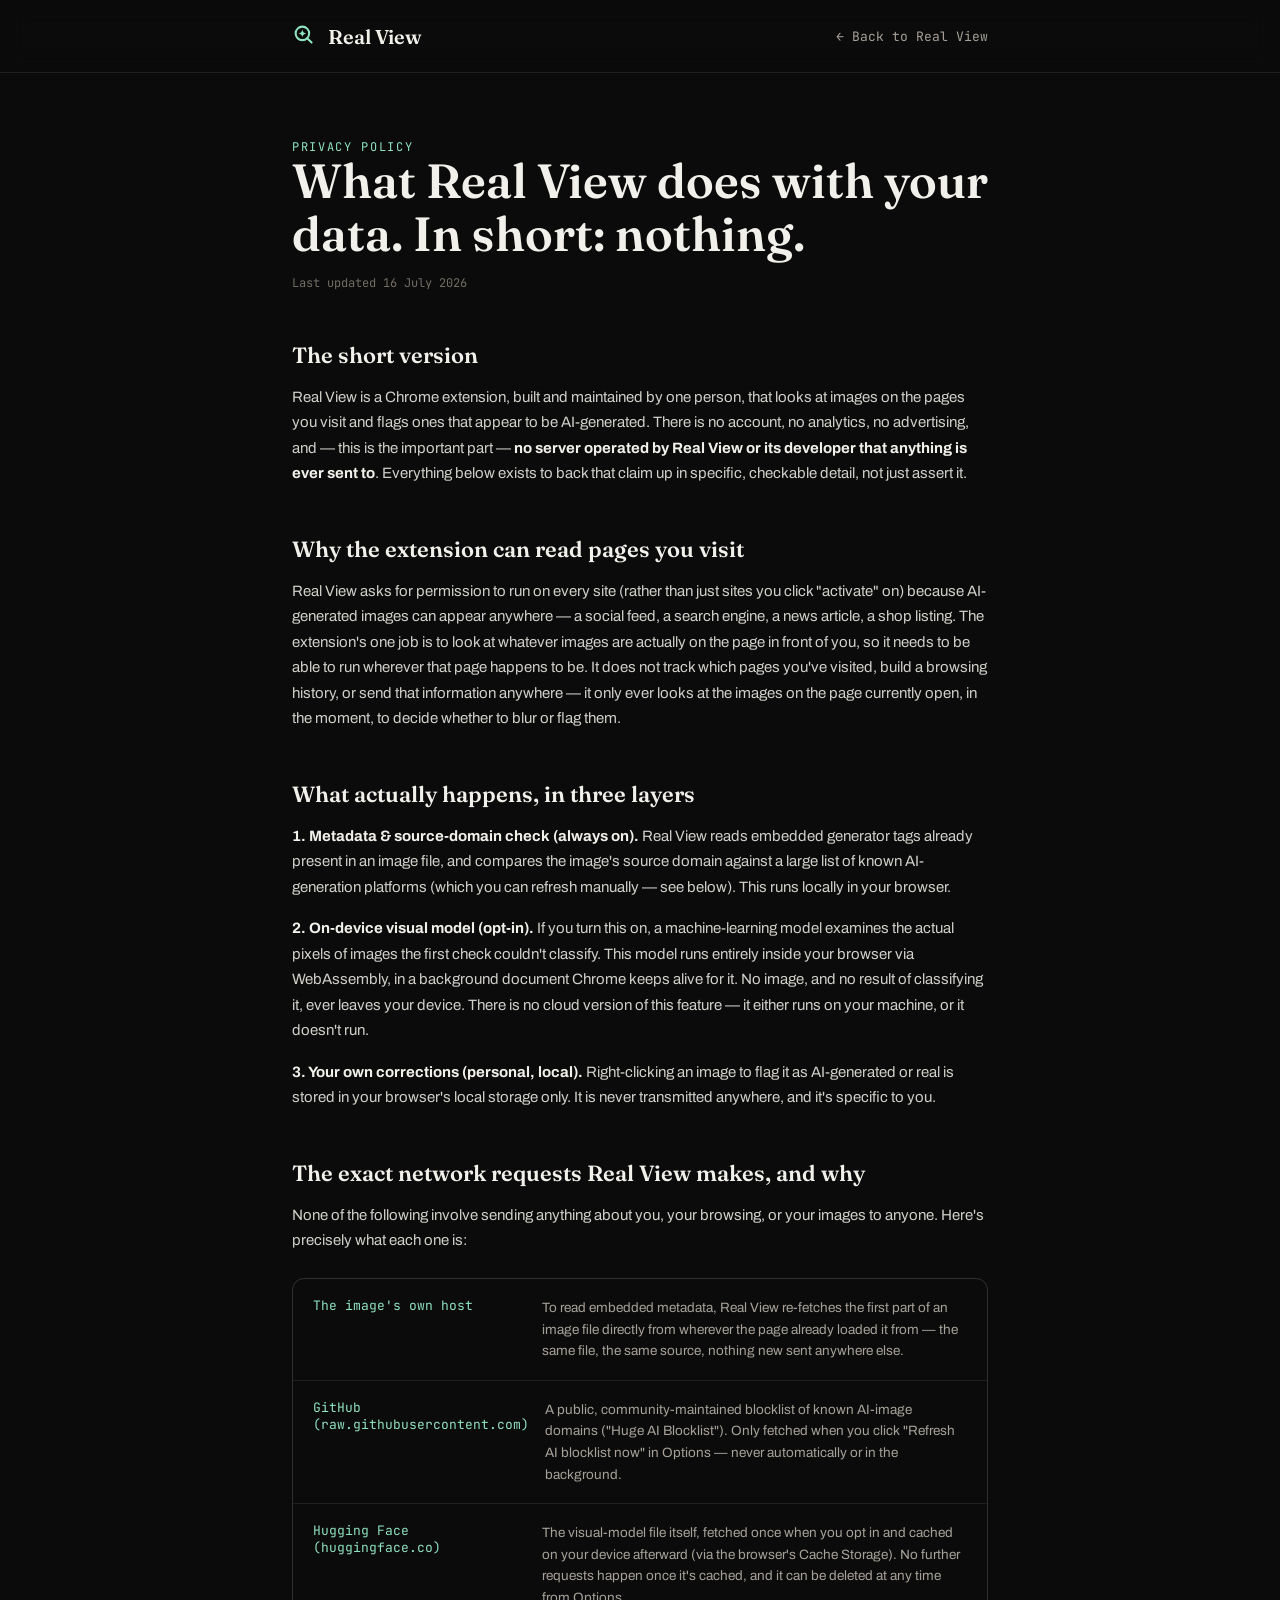
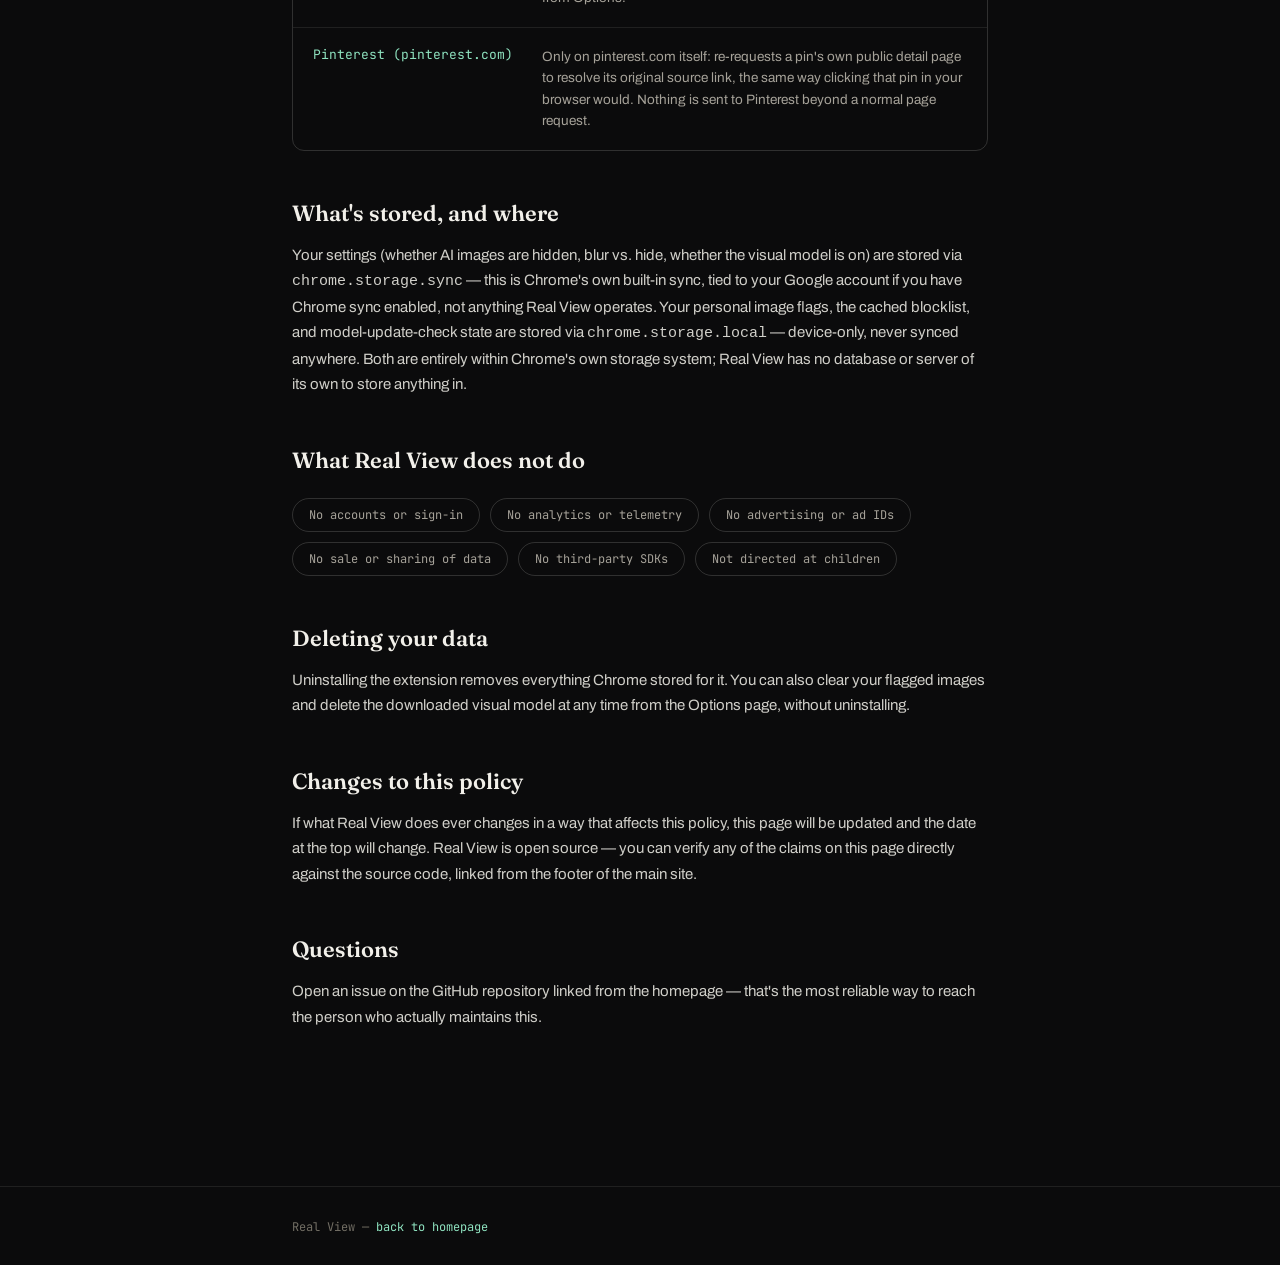
<file: docs/privacy.html>
<!doctype html>
<html lang="en">
<head>
<meta charset="utf-8" />
<meta name="viewport" content="width=device-width, initial-scale=1" />
<title>Privacy Policy — Real View</title>
<meta name="description" content="Real View's privacy policy — exactly what runs on-device, what network requests happen and why, and what's never collected." />
<link rel="icon" href="favicon.svg" type="image/svg+xml" />
<link rel="preconnect" href="https://fonts.googleapis.com">
<link rel="preconnect" href="https://fonts.gstatic.com" crossorigin>
<link href="https://fonts.googleapis.com/css2?family=Fraunces:ital,opsz,wght@0,9..144,300;0,9..144,450;0,9..144,600;0,9..144,680;1,9..144,450&family=JetBrains+Mono:wght@400;500;600&family=Archivo:wght@400;500;600;700;800&display=swap" rel="stylesheet">
<style>
  :root{
    --bg:#0b0b0c;
    --bg-1:#131315;
    --bg-2:#1b1b1e;
    --line:rgba(242,240,234,0.09);
    --line-strong:rgba(242,240,234,0.16);
    --fg:#f2f0ea;
    --fg-dim:#a6a299;
    --fg-faint:#726e64;
    --gold:#8FE3C0;
    --green:#3fb768;
    --serif:'Fraunces', ui-serif, Georgia, serif;
    --mono:'JetBrains Mono', ui-monospace, monospace;
    --sans:'Archivo', ui-sans-serif, sans-serif;
  }
  *{box-sizing:border-box;}
  body{
    margin:0;
    background:var(--bg);
    color:var(--fg);
    font-family:var(--sans);
    -webkit-font-smoothing:antialiased;
  }
  a{color:var(--gold); text-decoration:none;}
  a:hover{text-decoration:underline;}
  .wrap{max-width:760px; margin:0 auto; padding:0 32px;}

  header{
    position:sticky; top:0; z-index:10;
    background:rgba(11,11,12,0.82);
    backdrop-filter:blur(14px) saturate(1.1);
    border-bottom:1px solid var(--line);
  }
  .nav{display:flex; align-items:center; justify-content:space-between; height:72px;}
  .brand{display:flex; align-items:center; gap:10px; font-family:var(--serif); font-weight:600; font-size:20px;}
  .brand .mark{width:26px; height:26px; display:block;}
  .back{font-family:var(--mono); font-size:13px; color:var(--fg-dim); text-decoration:none;}
  .back:hover{color:var(--gold);}

  main{padding:64px 0 100px;}
  .eyebrow{
    font-family:var(--mono); font-size:12px; letter-spacing:0.14em; text-transform:uppercase;
    color:var(--gold); margin:0 0 16px;
  }
  h1{font-family:var(--serif); font-weight:600; font-size:clamp(32px,5vw,48px); line-height:1.1; margin:0 0 12px;}
  .updated{font-family:var(--mono); font-size:12px; color:var(--fg-faint); margin:0 0 48px;}

  h2{font-family:var(--serif); font-weight:600; font-size:22px; margin:48px 0 16px;}
  h2:first-of-type{margin-top:0;}
  p{font-size:15px; line-height:1.7; color:var(--d0cfc9,#d0cfc9); margin:0 0 16px;}
  p, li{color:#d0cfc9;}
  ul{margin:0 0 16px; padding-left:22px;}
  li{font-size:15px; line-height:1.7; margin-bottom:10px;}
  strong{color:var(--fg);}

  .destinations{
    border:1px solid var(--line-strong); border-radius:12px; overflow:hidden;
    margin:24px 0;
  }
  .dest-row{
    display:grid; grid-template-columns:1fr 2fr; gap:16px;
    padding:18px 20px; border-bottom:1px solid var(--line);
  }
  .dest-row:last-child{border-bottom:none;}
  .dest-name{font-family:var(--mono); font-size:13px; color:var(--gold);}
  .dest-desc{font-size:13.5px; line-height:1.6; color:var(--fg-dim);}

  .pillrow{display:flex; flex-wrap:wrap; gap:10px; margin:24px 0 8px;}
  .pill{
    font-family:var(--mono); font-size:12px; color:var(--fg-dim);
    border:1px solid var(--line-strong); border-radius:999px; padding:8px 16px;
  }

  footer{border-top:1px solid var(--line); padding:32px 0; margin-top:40px;}
  .foot-row{font-family:var(--mono); font-size:12px; color:var(--fg-faint);}
</style>
</head>
<body>

<header>
  <div class="wrap nav">
    <div class="brand">
      <svg class="mark" viewBox="0 0 100 100" xmlns="http://www.w3.org/2000/svg">
        <line x1="58.38" y1="58.38" x2="75.35" y2="75.35" stroke="#8FE3C0" stroke-width="8" stroke-linecap="round"/>
        <circle cx="40" cy="40" r="26" fill="none" stroke="#8FE3C0" stroke-width="8"/>
        <path d="M 40,25 C 41.5,34.5 45.5,38.5 55,40 C 45.5,41.5 41.5,45.5 40,55 C 38.5,45.5 34.5,41.5 25,40 C 34.5,38.5 38.5,34.5 40,25 Z" fill="#8FE3C0"/>
      </svg>
      Real View
    </div>
    <a class="back" href="index.html">← Back to Real View</a>
  </div>
</header>

<main>
  <div class="wrap">
    <span class="eyebrow">PRIVACY POLICY</span>
    <h1>What Real View does with your data. In short: nothing.</h1>
    <p class="updated">Last updated 16 July 2026</p>

    <h2>The short version</h2>
    <p>
      Real View is a Chrome extension, built and maintained by one person, that looks at
      images on the pages you visit and flags ones that appear to be AI-generated. There
      is no account, no analytics, no advertising, and — this is the important part —
      <strong>no server operated by Real View or its developer that anything is ever sent to</strong>.
      Everything below exists to back that claim up in specific, checkable detail, not
      just assert it.
    </p>

    <h2>Why the extension can read pages you visit</h2>
    <p>
      Real View asks for permission to run on every site (rather than just sites you
      click "activate" on) because AI-generated images can appear anywhere — a social
      feed, a search engine, a news article, a shop listing. The extension's one job is
      to look at whatever images are actually on the page in front of you, so it needs to
      be able to run wherever that page happens to be. It does not track which pages
      you've visited, build a browsing history, or send that information anywhere —
      it only ever looks at the images on the page currently open, in the moment, to
      decide whether to blur or flag them.
    </p>

    <h2>What actually happens, in three layers</h2>
    <p>
      <strong>1. Metadata &amp; source-domain check (always on).</strong> Real View
      reads embedded generator tags already present in an image file, and compares the
      image's source domain against a large list of known AI-generation platforms
      (which you can refresh manually — see below). This runs locally in your browser.
    </p>
    <p>
      <strong>2. On-device visual model (opt-in).</strong> If you turn this on, a
      machine-learning model examines the actual pixels of images the first check
      couldn't classify. This model runs entirely inside your browser via WebAssembly,
      in a background document Chrome keeps alive for it. No image, and no result of
      classifying it, ever leaves your device. There is no cloud version of this
      feature — it either runs on your machine, or it doesn't run.
    </p>
    <p>
      <strong>3. Your own corrections (personal, local).</strong> Right-clicking an
      image to flag it as AI-generated or real is stored in your browser's local
      storage only. It is never transmitted anywhere, and it's specific to you.
    </p>

    <h2>The exact network requests Real View makes, and why</h2>
    <p>None of the following involve sending anything about you, your browsing, or your images to anyone. Here's precisely what each one is:</p>
    <div class="destinations">
      <div class="dest-row">
        <div class="dest-name">The image's own host</div>
        <div class="dest-desc">To read embedded metadata, Real View re-fetches the first part of an image file directly from wherever the page already loaded it from — the same file, the same source, nothing new sent anywhere else.</div>
      </div>
      <div class="dest-row">
        <div class="dest-name">GitHub (raw.githubusercontent.com)</div>
        <div class="dest-desc">A public, community-maintained blocklist of known AI-image domains ("Huge AI Blocklist"). Only fetched when you click "Refresh AI blocklist now" in Options — never automatically or in the background.</div>
      </div>
      <div class="dest-row">
        <div class="dest-name">Hugging Face (huggingface.co)</div>
        <div class="dest-desc">The visual-model file itself, fetched once when you opt in and cached on your device afterward (via the browser's Cache Storage). No further requests happen once it's cached, and it can be deleted at any time from Options.</div>
      </div>
      <div class="dest-row">
        <div class="dest-name">Pinterest (pinterest.com)</div>
        <div class="dest-desc">Only on pinterest.com itself: re-requests a pin's own public detail page to resolve its original source link, the same way clicking that pin in your browser would. Nothing is sent to Pinterest beyond a normal page request.</div>
      </div>
    </div>

    <h2>What's stored, and where</h2>
    <p>
      Your settings (whether AI images are hidden, blur vs. hide, whether the visual
      model is on) are stored via <code>chrome.storage.sync</code> — this is Chrome's
      own built-in sync, tied to your Google account if you have Chrome sync enabled,
      not anything Real View operates. Your personal image flags, the cached blocklist,
      and model-update-check state are stored via <code>chrome.storage.local</code> —
      device-only, never synced anywhere. Both are entirely within Chrome's own storage
      system; Real View has no database or server of its own to store anything in.
    </p>

    <h2>What Real View does not do</h2>
    <div class="pillrow">
      <span class="pill">No accounts or sign-in</span>
      <span class="pill">No analytics or telemetry</span>
      <span class="pill">No advertising or ad IDs</span>
      <span class="pill">No sale or sharing of data</span>
      <span class="pill">No third-party SDKs</span>
      <span class="pill">Not directed at children</span>
    </div>

    <h2>Deleting your data</h2>
    <p>
      Uninstalling the extension removes everything Chrome stored for it. You can also
      clear your flagged images and delete the downloaded visual model at any time from
      the Options page, without uninstalling.
    </p>

    <h2>Changes to this policy</h2>
    <p>
      If what Real View does ever changes in a way that affects this policy, this page
      will be updated and the date at the top will change. Real View is open source —
      you can verify any of the claims on this page directly against the source code,
      linked from the footer of the main site.
    </p>

    <h2>Questions</h2>
    <p>
      Open an issue on the GitHub repository linked from the homepage — that's the
      most reliable way to reach the person who actually maintains this.
    </p>
  </div>
</main>

<footer>
  <div class="wrap foot-row">Real View — <a href="index.html">back to homepage</a></div>
</footer>

</body>
</html>
</file>
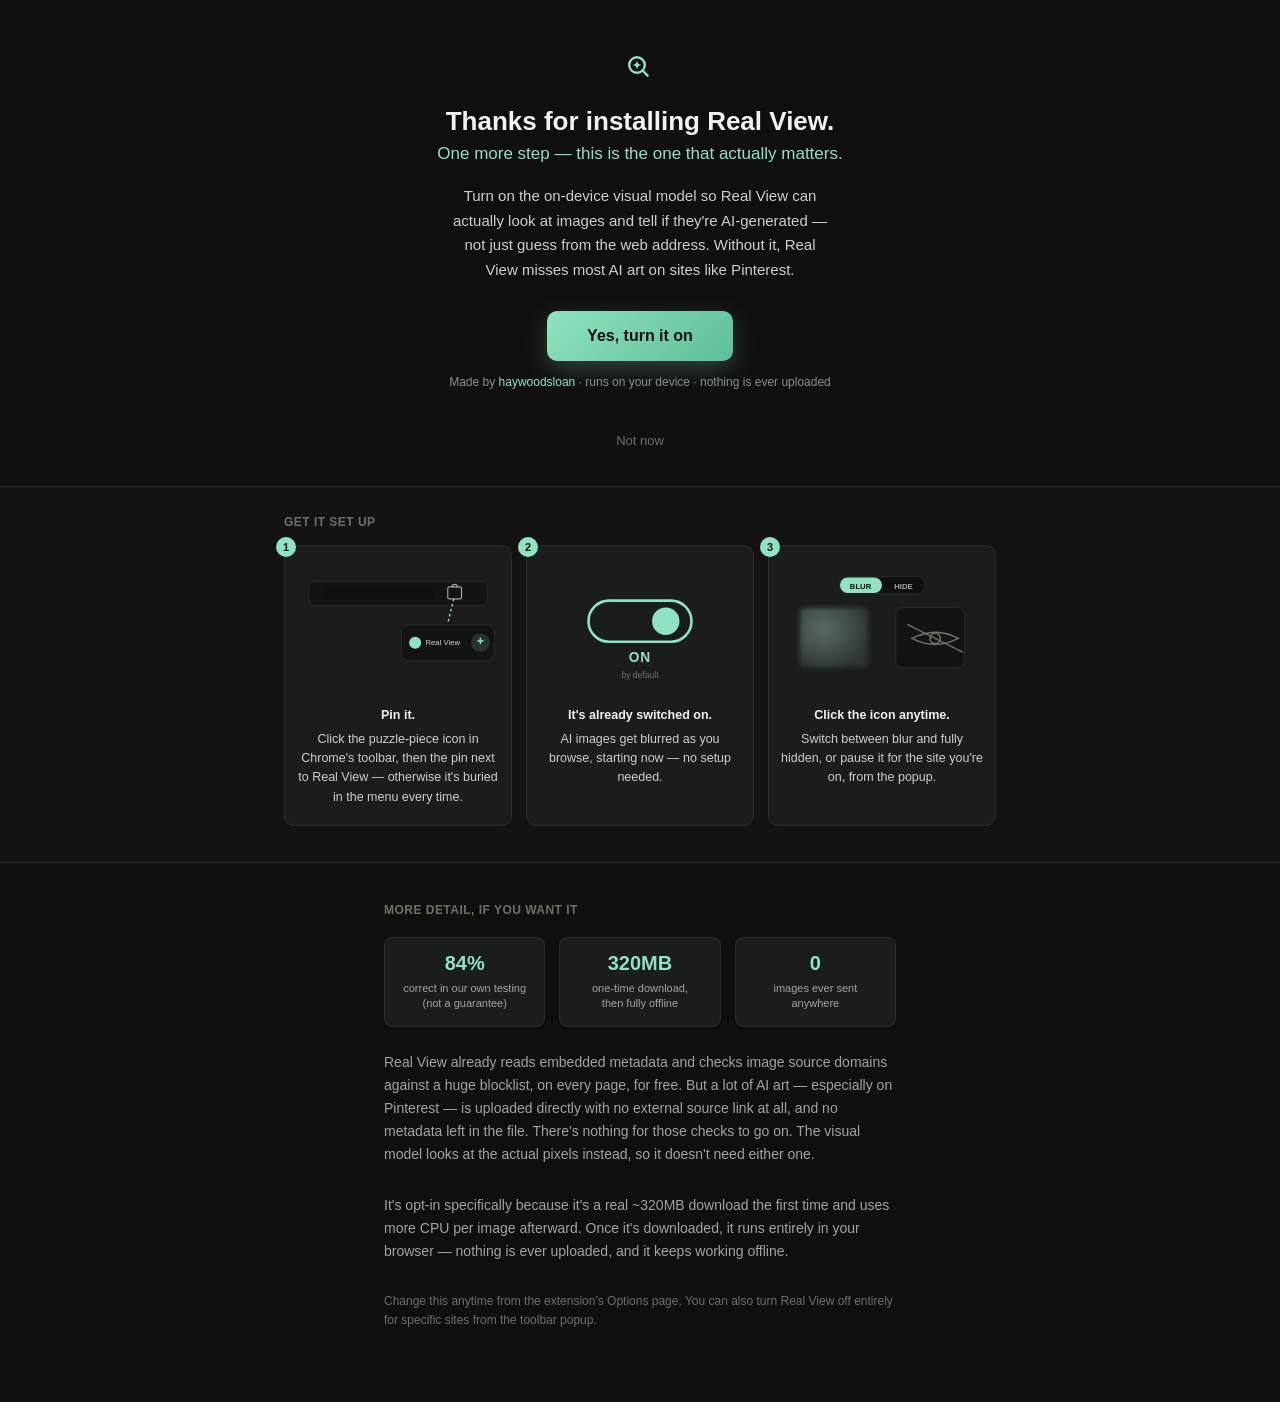
<file: onboarding/onboarding.html>
<!doctype html>
<html>
<head>
  <meta charset="utf-8" />
  <title>Welcome to Real View</title>
  <link rel="stylesheet" href="onboarding.css" />
</head>
<body>
  <section class="hero">
    <div class="wrap">
      <div class="mark">
        <svg viewBox="0 0 100 100" xmlns="http://www.w3.org/2000/svg" width="30" height="30">
          <line x1="58.38" y1="58.38" x2="75.35" y2="75.35" stroke="#8FE3C0" stroke-width="8" stroke-linecap="round"/>
          <circle cx="40" cy="40" r="26" fill="none" stroke="#8FE3C0" stroke-width="8"/>
          <path d="M 40,25 C 41.5,34.5 45.5,38.5 55,40 C 45.5,41.5 41.5,45.5 40,55 C 38.5,45.5 34.5,41.5 25,40 C 34.5,38.5 38.5,34.5 40,25 Z" fill="#8FE3C0"/>
        </svg>
      </div>

      <h1>Thanks for installing Real View.</h1>
      <h2>One more step — this is the one that actually matters.</h2>

      <p class="lede">
        Turn on the on-device visual model so Real View can actually look at images
        and tell if they're AI-generated — not just guess from the web address.
        Without it, Real View misses most AI art on sites like Pinterest.
      </p>

      <button id="enableBtn" class="btn-gold">Yes, turn it on</button>
      <p class="trust">
        Made by <a href="https://huggingface.co/haywoodsloan/ai-image-detector-deploy" target="_blank" rel="noopener">haywoodsloan</a>
        · runs on your device · nothing is ever uploaded
      </p>
      <div class="progress-wrap" id="modelProgressWrap" style="display:none;">
        <div class="progress-track"><div class="progress-fill" id="modelProgressFill"></div></div>
        <span class="progress-pct" id="modelProgressPct">0%</span>
      </div>
      <p class="status" id="status"></p>
      <a href="#" id="laterLink" class="later-link">Not now</a>
    </div>
  </section>

  <section class="steps">
    <div class="wrap">
      <h3>Get it set up</h3>
      <div class="step-grid">

        <div class="step-card">
          <span class="step-num">1</span>
          <svg class="step-diagram" viewBox="0 0 240 140" xmlns="http://www.w3.org/2000/svg">
            <rect x="16" y="16" width="208" height="28" rx="7" fill="#131315" stroke="#2a2b2e"/>
            <rect x="32" y="23" width="130" height="14" rx="7" fill="#0f0f10"/>
            <g transform="translate(178,18)" stroke="#a3a39e" stroke-width="1.4" fill="none" stroke-linecap="round">
              <rect x="0" y="4" width="16" height="14" rx="2"/>
              <path d="M5,4 A3,3 0 0,1 11,4"/>
            </g>
            <path d="M185 36 L178 64" stroke="#8FE3C0" stroke-width="1.6" stroke-dasharray="3 3" fill="none"/>
            <rect x="124" y="66" width="108" height="42" rx="9" fill="#131315" stroke="#2a2b2e"/>
            <circle cx="140" cy="87" r="7" fill="#8FE3C0"/>
            <text x="152" y="90" font-size="9" fill="#d0cfc9" font-family="inherit">Real View</text>
            <circle cx="216" cy="87" r="11" fill="#8FE3C0" opacity="0.16"/>
            <path d="M216 82v6m-3-3h6" stroke="#8FE3C0" stroke-width="1.8" stroke-linecap="round"/>
          </svg>
          <p class="step-text"><strong>Pin it.</strong> Click the puzzle-piece icon in Chrome's toolbar, then the pin next to Real View — otherwise it's buried in the menu every time.</p>
        </div>

        <div class="step-card">
          <span class="step-num">2</span>
          <svg class="step-diagram" viewBox="0 0 240 140" xmlns="http://www.w3.org/2000/svg">
            <rect x="60" y="38" width="120" height="48" rx="24" fill="none" stroke="#8FE3C0" stroke-width="3"/>
            <circle cx="150" cy="62" r="16" fill="#8FE3C0"/>
            <text x="120" y="110" font-size="16" font-weight="700" letter-spacing="0.06em" fill="#8FE3C0" text-anchor="middle" font-family="inherit">ON</text>
            <text x="120" y="128" font-size="10" fill="#726e64" text-anchor="middle" font-family="inherit">by default</text>
          </svg>
          <p class="step-text"><strong>It's already switched on.</strong> AI images get blurred as you browse, starting now — no setup needed.</p>
        </div>

        <div class="step-card">
          <span class="step-num">3</span>
          <svg class="step-diagram" viewBox="0 0 240 140" xmlns="http://www.w3.org/2000/svg">
            <rect x="70" y="10" width="100" height="20" rx="10" fill="#0f0f10" stroke="#2a2b2e"/>
            <rect x="71" y="11" width="49" height="18" rx="9" fill="#8FE3C0"/>
            <text x="95" y="24" font-size="9" font-weight="600" fill="#0f0f10" text-anchor="middle" font-family="inherit">BLUR</text>
            <text x="145" y="24" font-size="9" font-weight="600" fill="#a3a39e" text-anchor="middle" font-family="inherit">HIDE</text>

            <defs>
              <filter id="blurTile"><feGaussianBlur stdDeviation="3.2"/></filter>
              <radialGradient id="photoTone" cx="35%" cy="35%" r="75%">
                <stop offset="0%" stop-color="#5a6b63"/>
                <stop offset="100%" stop-color="#2a3330"/>
              </radialGradient>
            </defs>
            <rect x="24" y="46" width="80" height="70" rx="8" fill="url(#photoTone)" filter="url(#blurTile)"/>
            <rect x="24" y="46" width="80" height="70" rx="8" fill="none" stroke="#2a2b2e"/>

            <rect x="136" y="46" width="80" height="70" rx="8" fill="#131315" stroke="#2a2b2e"/>
            <g stroke="#726e64" stroke-width="1.8" stroke-linecap="round" fill="none">
              <path d="M155 82 Q182 68 209 82 Q182 96 155 82 Z"/>
              <circle cx="182" cy="82" r="6"/>
              <line x1="150" y1="66" x2="214" y2="98"/>
            </g>
          </svg>
          <p class="step-text"><strong>Click the icon anytime.</strong> Switch between blur and fully hidden, or pause it for the site you're on, from the popup.</p>
        </div>

      </div>
    </div>
  </section>

  <section class="more">
    <div class="wrap">
      <h3>More detail, if you want it</h3>

      <div class="stats-row">
        <div class="stat"><span class="num">84%</span><span class="label">correct in our own testing<br>(not a guarantee)</span></div>
        <div class="stat"><span class="num">320MB</span><span class="label">one-time download,<br>then fully offline</span></div>
        <div class="stat"><span class="num">0</span><span class="label">images ever sent<br>anywhere</span></div>
      </div>

      <p class="lede">
        Real View already reads embedded metadata and checks image source domains
        against a huge blocklist, on every page, for free. But a lot of AI art —
        especially on Pinterest — is uploaded directly with no external source link at
        all, and no metadata left in the file. There's nothing for those checks to
        go on. The visual model looks at the actual pixels instead, so it doesn't need
        either one.
      </p>
      <p class="lede">
        It's opt-in specifically because it's a real ~320MB download the first time and
        uses more CPU per image afterward. Once it's downloaded, it runs entirely in
        your browser — nothing is ever uploaded, and it keeps working offline.
      </p>

      <p class="footnote">
        Change this anytime from the extension's Options page. You can also turn Real
        View off entirely for specific sites from the toolbar popup.
      </p>
    </div>
  </section>

  <script src="onboarding.js"></script>
</body>
</html>
</file>
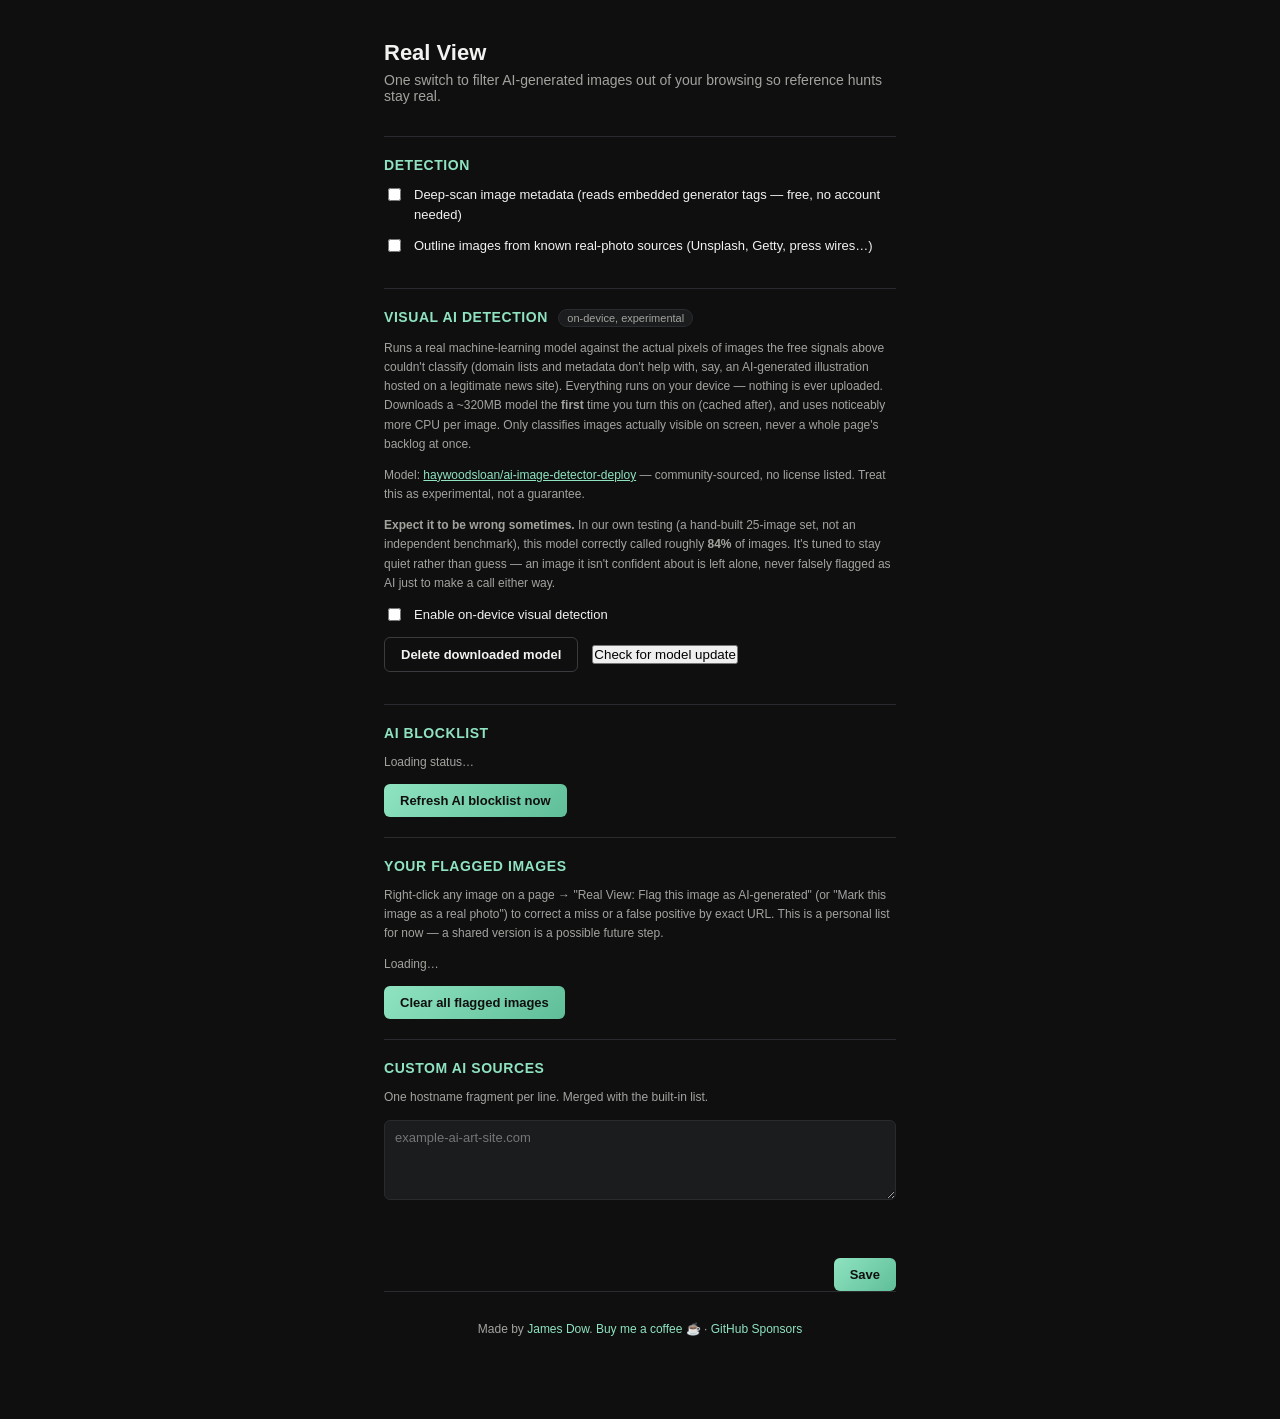
<file: options/options.html>
<!doctype html>
<html>
<head>
  <meta charset="utf-8" />
  <title>Real View Settings</title>
  <link rel="stylesheet" href="options.css" />
</head>
<body>
  <div class="wrap">
    <h1>Real View</h1>
    <p class="tagline">One switch to filter AI-generated images out of your browsing so reference hunts stay real.</p>

    <section>
      <h2>Detection</h2>
      <label class="check">
        <input type="checkbox" id="deepScan" />
        Deep-scan image metadata (reads embedded generator tags — free, no account needed)
      </label>
      <label class="check">
        <input type="checkbox" id="tagReal" />
        Outline images from known real-photo sources (Unsplash, Getty, press wires…)
      </label>
    </section>

    <section>
      <h2>Visual AI Detection <span class="badge">on-device, experimental</span></h2>
      <p class="hint">
        Runs a real machine-learning model against the actual pixels of images the free
        signals above couldn't classify (domain lists and metadata don't help with, say, an
        AI-generated illustration hosted on a legitimate news site). Everything runs on your
        device — nothing is ever uploaded. Downloads a ~320MB model the <strong>first</strong>
        time you turn this on (cached after), and uses noticeably more CPU per image. Only
        classifies images actually visible on screen, never a whole page's backlog at once.
      </p>
      <p class="hint">
        Model: <a href="https://huggingface.co/haywoodsloan/ai-image-detector-deploy" target="_blank" rel="noopener">haywoodsloan/ai-image-detector-deploy</a>
        — community-sourced, no license listed. Treat this as experimental, not a guarantee.
      </p>
      <p class="hint">
        <strong>Expect it to be wrong sometimes.</strong> In our own testing (a hand-built
        25-image set, not an independent benchmark), this model correctly called roughly
        <strong>84%</strong> of images. It's tuned to stay quiet rather than guess — an
        image it isn't confident about is left alone, never falsely flagged as AI just to
        make a call either way.
      </p>
      <label class="check">
        <input type="checkbox" id="visualDetection" />
        Enable on-device visual detection
      </label>
      <div class="progress-wrap" id="modelProgressWrap" style="display:none;">
        <div class="progress-track"><div class="progress-fill" id="modelProgressFill"></div></div>
        <span class="progress-pct" id="modelProgressPct">0%</span>
      </div>
      <p class="hint" id="visualStatus"></p>

      <p class="hint" id="modelUpdateBanner" style="display:none;">
        A newer version of the visual model is available.
        <button id="applyModelUpdateBtn" class="upgrade-btn" style="margin-left:6px; padding:4px 10px; font-size:11px;">Update now</button>
      </p>

      <div class="model-actions">
        <button id="deleteModelBtn" class="upgrade-btn">Delete downloaded model</button>
        <button id="checkModelUpdateBtn" class="options-link">Check for model update</button>
      </div>
      <p class="hint" id="modelManageStatus"></p>
    </section>

    <section>
      <h2>AI Blocklist</h2>
      <p class="hint" id="blocklistStatus">Loading status…</p>
      <button id="refreshBlocklistBtn" class="upgrade-btn">Refresh AI blocklist now</button>
    </section>

    <section>
      <h2>Your flagged images</h2>
      <p class="hint">
        Right-click any image on a page → "Real View: Flag this image as AI-generated" (or
        "Mark this image as a real photo") to correct a miss or a false positive by exact
        URL. This is a personal list for now — a shared version is a possible future step.
      </p>
      <p class="hint" id="flaggedStatus">Loading…</p>
      <button id="clearFlagsBtn" class="upgrade-btn">Clear all flagged images</button>
    </section>

    <section>
      <h2>Custom AI sources</h2>
      <p class="hint">One hostname fragment per line. Merged with the built-in list.</p>
      <textarea id="customAiDomains" rows="4" placeholder="example-ai-art-site.com"></textarea>
    </section>

    <div class="save-row">
      <span id="savedNote"></span>
      <button id="saveBtn" class="save-btn">Save</button>
    </div>

    <section class="made-by">
      <p class="hint">
        Made by <a href="https://www.linkedin.com/in/jamesscdow/" target="_blank" rel="noopener">James Dow</a>.
        <a href="#" id="coffeeLink" target="_blank" rel="noopener">Buy me a coffee ☕</a>
        ·
        <a href="#" id="sponsorLink" target="_blank" rel="noopener">GitHub Sponsors</a>
      </p>
    </section>
  </div>
  <script src="options.js"></script>
</body>
</html>
</file>
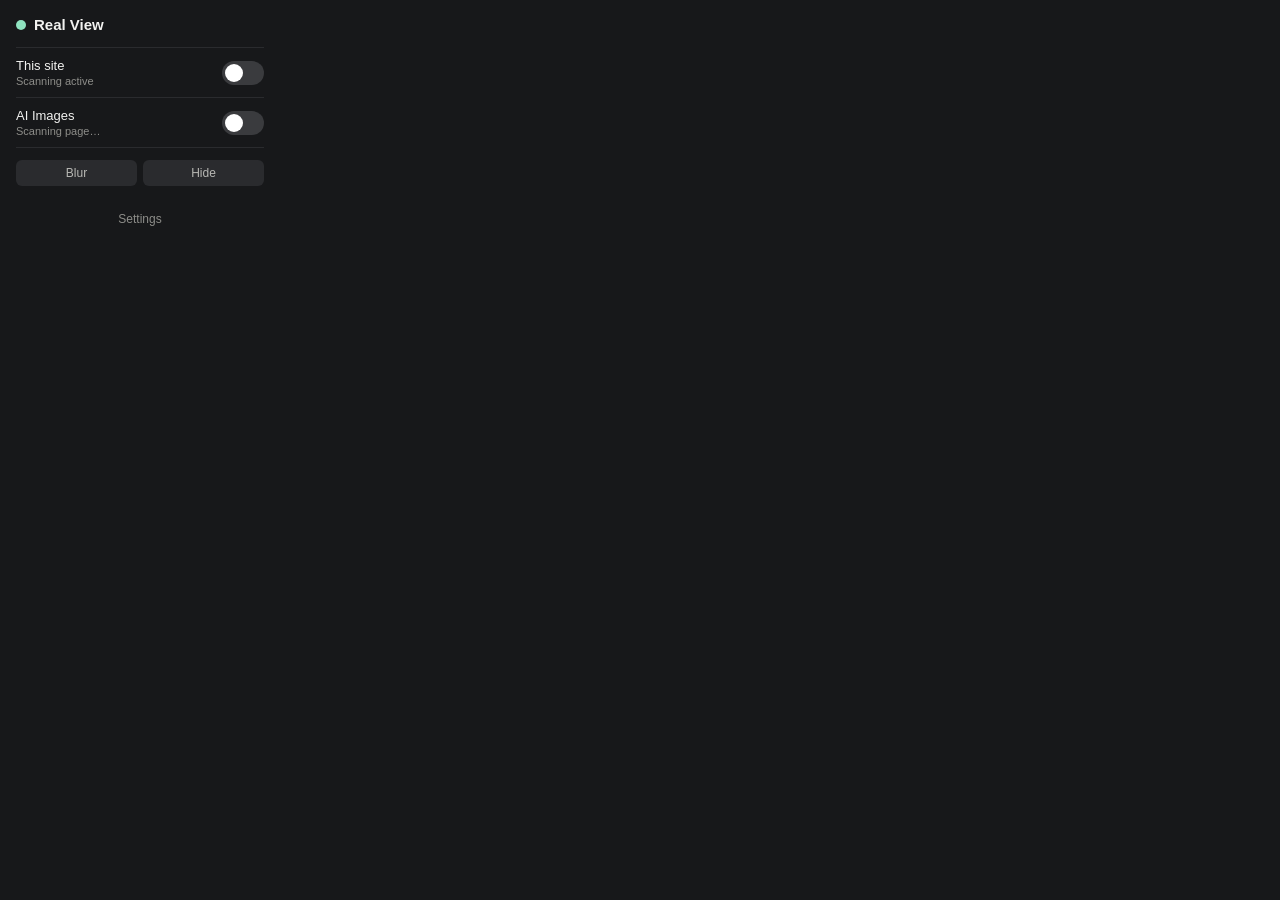
<file: popup/popup.html>
<!doctype html>
<html>
<head>
  <meta charset="utf-8" />
  <link rel="stylesheet" href="popup.css" />
</head>
<body>
  <div class="wrap">
    <div class="header">
      <span class="dot"></span>
      <span class="title">Real View</span>
    </div>

    <div class="row switch-row">
      <div>
        <div class="label" id="siteLabel">This site</div>
        <div class="sub" id="siteSub">Scanning active</div>
      </div>
      <label class="switch">
        <input type="checkbox" id="siteToggle" />
        <span class="slider"></span>
      </label>
    </div>

    <div class="row switch-row" id="aiRow">
      <div>
        <div class="label">AI Images</div>
        <div class="sub" id="countLabel">Scanning page…</div>
      </div>
      <label class="switch">
        <input type="checkbox" id="aiToggle" />
        <span class="slider"></span>
      </label>
    </div>

    <div class="row segmented" id="actionSegmented">
      <button data-value="blur" class="seg-btn">Blur</button>
      <button data-value="hide" class="seg-btn">Hide</button>
    </div>

    <div class="nudge" id="visualNudge" style="display:none;">
      <p><strong id="nudgeCount">0</strong> images here couldn't be checked by the free signals alone.</p>
      <button id="nudgeEnableBtn" class="nudge-btn">Turn on visual detection</button>
    </div>

    <button class="stats-teaser" id="statsTeaser" style="display:none;">
      <span class="teaser-text"><strong id="statsTeaserCount">0</strong> AI images caught so far — see your stats</span>
      <span class="teaser-arrow">&rarr;</span>
    </button>

    <button class="options-link" id="optionsBtn">Settings</button>
  </div>
  <script src="popup.js"></script>
</body>
</html>
</file>
<file: onboarding/onboarding.css>
* { box-sizing: border-box; }

body {
  margin: 0;
  font-family: -apple-system, BlinkMacSystemFont, "Segoe UI", sans-serif;
  background: #0f0f10;
  color: #f2f2f0;
}

.wrap { max-width: 560px; margin: 0 auto; padding: 0 24px; }

/* ---------- above the fold ---------- */
.hero {
  min-height: 54vh;
  display: flex;
  align-items: center;
  padding: 48px 0 32px;
}
.hero .wrap { text-align: center; }

.mark { margin-bottom: 18px; }

h1 { font-size: 26px; line-height: 1.25; margin: 0 0 6px; }
h2 { font-size: 17px; font-weight: 500; color: #8FE3C0; margin: 0 0 20px; }

.lede { font-size: 15px; line-height: 1.65; color: #d0cfc9; margin: 0 0 28px; max-width: 46ch; margin-left: auto; margin-right: auto; }

.btn-gold {
  background: linear-gradient(135deg, #8FE3C0, #5FBE99);
  color: #0f0f10;
  font-weight: 700;
  font-size: 16px;
  border: none;
  border-radius: 10px;
  padding: 16px 40px;
  cursor: pointer;
  box-shadow: 0 8px 24px rgba(143, 227, 192, 0.25);
}
.btn-gold:disabled { opacity: 0.6; cursor: default; box-shadow: none; }

.trust {
  font-size: 12px;
  color: #8d8d89;
  margin: 14px 0 0;
}
.trust a { color: #8FE3C0; text-decoration: none; }
.trust a:hover { text-decoration: underline; }

.status { font-size: 12px; color: #6fbf73; margin: 10px 0 0; min-height: 16px; }

.progress-wrap { display: flex; align-items: center; gap: 10px; margin: 14px auto 0; max-width: 320px; }
.progress-track { flex: 1; height: 6px; border-radius: 999px; background: #1b1c1e; overflow: hidden; }
.progress-fill { height: 100%; width: 0%; background: linear-gradient(135deg, #8FE3C0, #5FBE99); border-radius: 999px; transition: width 0.25s ease; }
.progress-pct { font-size: 11px; color: #a3a39e; min-width: 32px; text-align: right; }

.later-link {
  display: inline-block;
  margin-top: 18px;
  color: #726e64;
  font-size: 13px;
  text-decoration: none;
}
.later-link:hover { color: #a3a39e; }

/* ---------- get-set-up steps ---------- */
.steps {
  border-top: 1px solid #2a2b2e;
  padding: 28px 0 36px;
  background: #131315;
}
.steps .wrap { max-width: 760px; }
.steps h3 {
  font-size: 12px;
  text-transform: uppercase;
  letter-spacing: 0.04em;
  color: #726e64;
  margin: 0 0 16px;
}
.step-grid { display: grid; grid-template-columns: repeat(3, 1fr); gap: 14px; }
@media (max-width: 480px) { .step-grid { grid-template-columns: 1fr; } }

.step-card { position: relative; background: #1b1c1e; border: 1px solid #2a2b2e; border-radius: 10px; padding: 22px 10px 18px; text-align: center; }
.step-num {
  position: absolute; top: -9px; left: -9px;
  width: 20px; height: 20px; border-radius: 50%;
  background: #8FE3C0; color: #0f0f10;
  font-size: 11px; font-weight: 700;
  display: flex; align-items: center; justify-content: center;
}
.step-diagram { width: 100%; height: auto; margin-bottom: 14px; }
.step-text { font-size: 12.5px; line-height: 1.55; color: #d0cfc9; margin: 0; }
.step-text strong { display: block; color: #f2f2f0; margin-bottom: 4px; }

/* ---------- below the fold ---------- */
.more {
  border-top: 1px solid #2a2b2e;
  padding: 40px 0 60px;
}
.more h3 {
  font-size: 12px;
  text-transform: uppercase;
  letter-spacing: 0.04em;
  color: #726e64;
  margin: 0 0 20px;
}
.more .lede { margin-left: 0; margin-right: 0; max-width: none; color: #a3a39e; font-size: 14px; }

.stats-row {
  display: flex;
  gap: 14px;
  margin: 0 0 24px;
}
.stat {
  flex: 1;
  background: #1b1c1e;
  border: 1px solid #2a2b2e;
  border-radius: 8px;
  padding: 14px 12px;
  text-align: center;
}
.stat .num { display: block; font-size: 20px; font-weight: 700; color: #8FE3C0; }
.stat .label { display: block; margin-top: 6px; font-size: 11px; color: #a3a39e; line-height: 1.4; }

.footnote { font-size: 12px; color: #726e64; line-height: 1.6; margin-top: 24px; }
</file>
<file: options/options.css>
* { box-sizing: border-box; }

body {
  margin: 0;
  font-family: -apple-system, BlinkMacSystemFont, "Segoe UI", sans-serif;
  background: #0f0f10;
  color: #f2f2f0;
}

.wrap { max-width: 560px; margin: 0 auto; padding: 40px 24px 60px; }

h1 { font-size: 22px; margin: 0 0 6px; }
.tagline { color: #a3a39e; font-size: 14px; margin: 0 0 32px; }

section {
  border-top: 1px solid #2a2b2e;
  padding: 20px 0;
}

h2 { font-size: 14px; text-transform: uppercase; letter-spacing: 0.04em; color: #8FE3C0; margin: 0 0 12px; }

.badge {
  display: inline-block;
  text-transform: none;
  letter-spacing: normal;
  font-size: 11px;
  font-weight: 500;
  color: #a3a39e;
  background: #1b1c1e;
  border: 1px solid #2a2b2e;
  border-radius: 999px;
  padding: 2px 8px;
  margin-left: 6px;
  vertical-align: middle;
}

.hint a { color: #8FE3C0; }

.check {
  display: flex;
  align-items: flex-start;
  gap: 10px;
  font-size: 13px;
  line-height: 1.5;
  margin-bottom: 12px;
  cursor: pointer;
}
.check input { margin-top: 3px; }

.hint { font-size: 12px; color: #a3a39e; line-height: 1.6; margin: 0 0 12px; }

.progress-wrap { display: flex; align-items: center; gap: 10px; margin: 0 0 10px; }
.progress-track { flex: 1; height: 6px; border-radius: 999px; background: #1b1c1e; overflow: hidden; }
.progress-fill { height: 100%; width: 0%; background: linear-gradient(135deg, #8FE3C0, #5FBE99); border-radius: 999px; transition: width 0.25s ease; }
.progress-pct { font-size: 11px; color: #a3a39e; min-width: 32px; text-align: right; }

input[type="text"], textarea {
  width: 100%;
  background: #1b1c1e;
  border: 1px solid #2a2b2e;
  border-radius: 6px;
  color: #f2f2f0;
  padding: 9px 10px;
  font-size: 13px;
  font-family: inherit;
  margin-bottom: 10px;
  resize: vertical;
}

.upgrade-btn, .save-btn {
  background: linear-gradient(135deg, #8FE3C0, #5FBE99);
  color: #0f0f10;
  font-weight: 600;
  font-size: 13px;
  border: none;
  border-radius: 6px;
  padding: 9px 16px;
  cursor: pointer;
}

.save-row {
  display: flex;
  align-items: center;
  justify-content: flex-end;
  gap: 12px;
  padding-top: 24px;
}

.model-actions {
  display: flex;
  align-items: center;
  gap: 14px;
  margin-top: 10px;
}
.model-actions .upgrade-btn { background: none; border: 1px solid #3a3b3e; color: #f2f2f0; }
.model-actions .options-link { margin-top: 0; padding: 0; width: auto; }

#savedNote { font-size: 12px; color: #6fbf73; opacity: 0; transition: opacity 0.2s; }
#savedNote.show { opacity: 1; }

.made-by { text-align: center; padding-top: 28px; }
.made-by .hint { margin: 0; }
.made-by a { color: #8FE3C0; text-decoration: none; }
.made-by a:hover { text-decoration: underline; }
</file>
<file: popup/popup.css>
* { box-sizing: border-box; }

body {
  margin: 0;
  width: 280px;
  font-family: -apple-system, BlinkMacSystemFont, "Segoe UI", sans-serif;
  background: #17181a;
  color: #f2f2f0;
}

.wrap { padding: 16px; }

.header {
  display: flex;
  align-items: center;
  gap: 8px;
  margin-bottom: 14px;
}

.dot {
  width: 10px;
  height: 10px;
  border-radius: 50%;
  background: #8FE3C0;
}

.title { font-weight: 600; font-size: 15px; flex: 1; }

.row {
  display: flex;
  align-items: center;
  justify-content: space-between;
  padding: 10px 0;
  border-top: 1px solid #2a2b2e;
}

.label { font-size: 13px; font-weight: 500; }
.sub { font-size: 11px; color: #8d8d89; margin-top: 2px; }

.switch { position: relative; width: 42px; height: 24px; flex-shrink: 0; }
.switch input { opacity: 0; width: 0; height: 0; }
.slider {
  position: absolute; inset: 0; cursor: pointer;
  background: #3a3b3e; border-radius: 24px; transition: 0.15s;
}
.slider::before {
  content: ""; position: absolute; width: 18px; height: 18px;
  left: 3px; top: 3px; background: #fff; border-radius: 50%; transition: 0.15s;
}
input:checked + .slider { background: #8FE3C0; }
input:checked + .slider::before { transform: translateX(18px); }

.segmented {
  display: flex;
  gap: 6px;
  padding-top: 12px;
}
.seg-btn {
  flex: 1;
  padding: 6px 0;
  font-size: 12px;
  background: #2a2b2e;
  color: #b8b8b4;
  border: none;
  border-radius: 6px;
  cursor: pointer;
}
.seg-btn.active { background: #8FE3C0; color: #17181a; font-weight: 600; }

.row-disabled { opacity: 0.4; pointer-events: none; }

.nudge {
  margin-top: 12px;
  padding: 10px 12px;
  background: #221d0d;
  border: 1px solid #4a3c10;
  border-radius: 8px;
}
.nudge p { margin: 0 0 8px; font-size: 12px; line-height: 1.5; color: #e4d9ab; }
.nudge strong { color: #8FE3C0; }
.nudge-btn {
  width: 100%;
  padding: 7px 0;
  background: #8FE3C0;
  color: #17181a;
  font-weight: 600;
  font-size: 12px;
  border: none;
  border-radius: 6px;
  cursor: pointer;
}

.stats-teaser {
  display: flex;
  align-items: center;
  justify-content: space-between;
  gap: 10px;
  margin-top: 12px;
  padding: 11px 12px;
  background: #1b1c1e;
  border: 1px solid #2a2b2e;
  border-radius: 8px;
  cursor: pointer;
  text-align: left;
  width: 100%;
  font-family: inherit;
  transition: border-color 0.15s ease, background 0.15s ease;
}
.stats-teaser:hover { border-color: #3fb76860; background: #1f2321; }
.stats-teaser .teaser-text { font-size: 12px; line-height: 1.45; color: #d0cfc9; }
.stats-teaser .teaser-text strong { color: #8FE3C0; font-size: 13px; }
.stats-teaser .teaser-arrow {
  flex-shrink: 0; color: #726e64; font-size: 14px;
  transition: transform 0.15s ease, color 0.15s ease;
}
.stats-teaser:hover .teaser-arrow { color: #8FE3C0; transform: translateX(2px); }

.options-link {
  width: 100%;
  margin-top: 8px;
  padding: 8px 0;
  background: transparent;
  color: #8d8d89;
  font-size: 12px;
  border: none;
  cursor: pointer;
}
.options-link:hover { color: #f2f2f0; }
</file>
